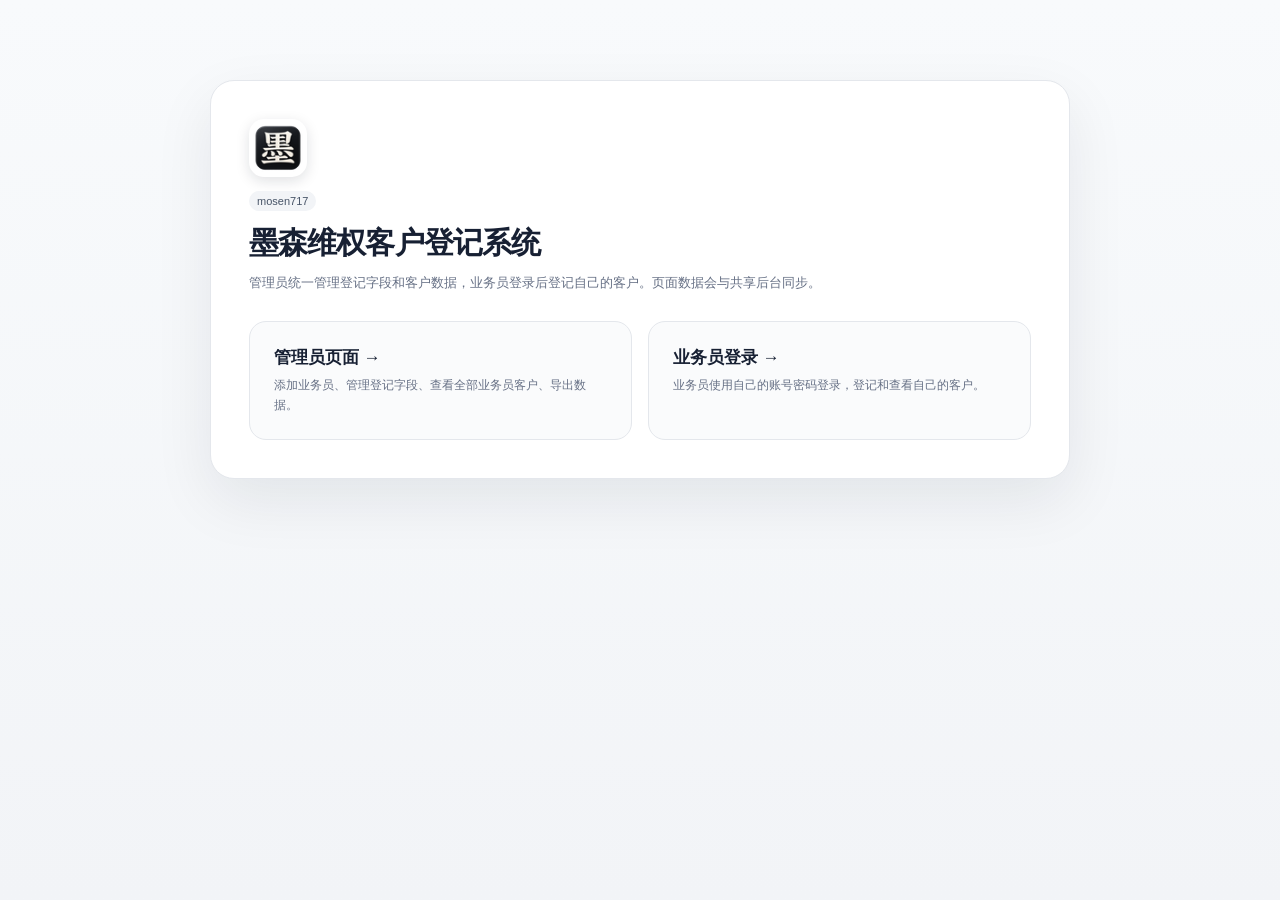
<file: index.html>
<!doctype html><html lang="zh-CN"><head><meta charset="utf-8"><meta name="viewport" content="width=device-width,initial-scale=1"><title>墨森维权客户登记系统</title><link rel="icon" type="image/svg+xml" href="./mosen-logo.svg?v=20260926-18"><link rel="stylesheet" href="./style.css?v=20260926-18"></head><body>
<div class="hero"><div class="hero-card"><img class="login-brand-logo" src="./mosen-logo.svg?v=20260926-18" alt="墨森"><div class="pill">mosen717</div><h1 style="margin-top:12px">墨森维权客户登记系统</h1><div class="muted">管理员统一管理登记字段和客户数据，业务员登录后登记自己的客户。页面数据会与共享后台同步。</div><div class="entry-grid"><a class="entry" href="./admin.html"><div class="title">管理员页面 →</div><div class="desc">添加业务员、管理登记字段、查看全部业务员客户、导出数据。</div></a><a class="entry" href="./login.html"><div class="title">业务员登录 →</div><div class="desc">业务员使用自己的账号密码登录，登记和查看自己的客户。</div></a></div></div></div>
</body></html>
</file>
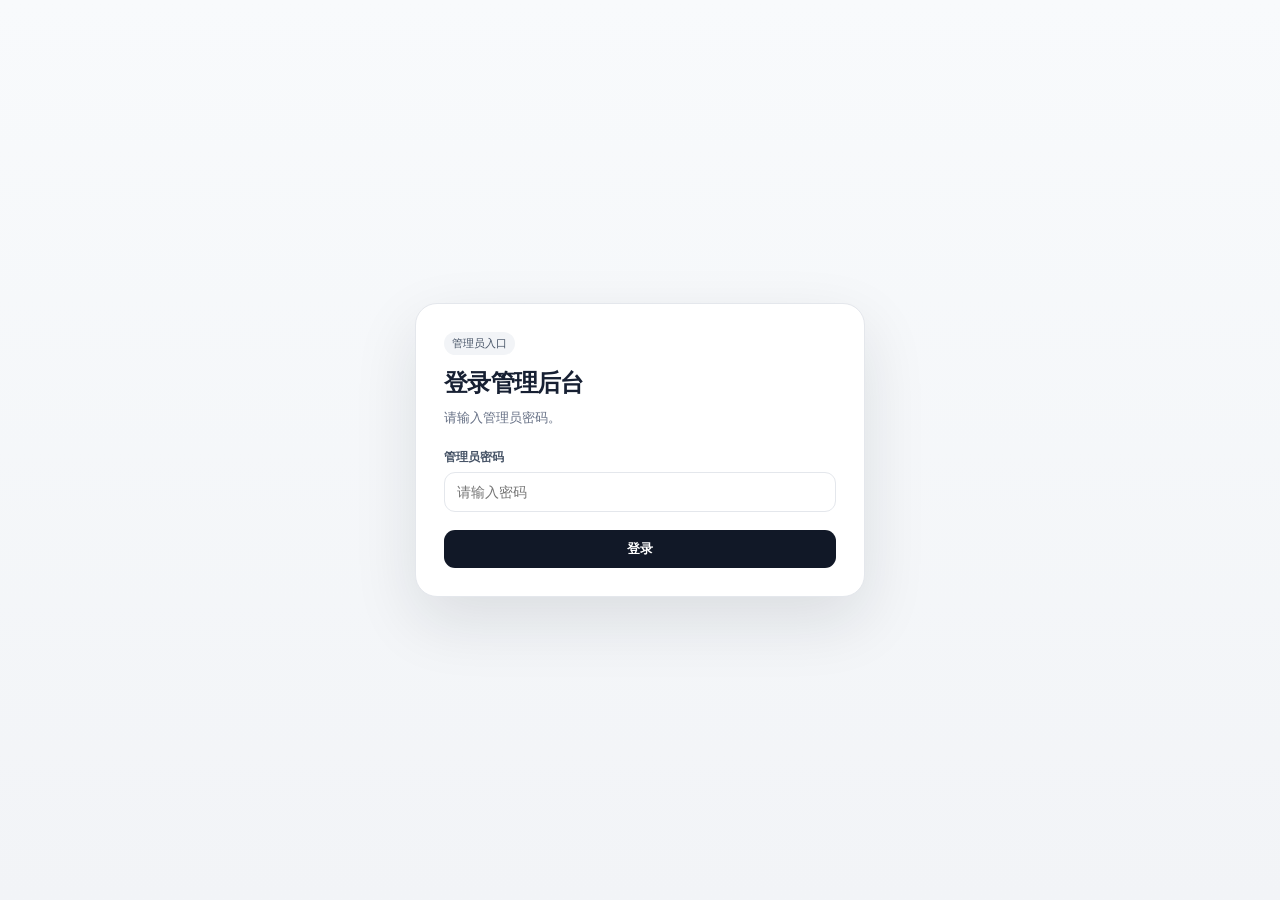
<file: admin.html>
<!doctype html><html lang="zh-CN"><head><meta charset="utf-8"><meta name="viewport" content="width=device-width,initial-scale=1"><title>墨森维权客户登记系统 · 管理员</title><link rel="icon" type="image/svg+xml" href="./mosen-logo.svg?v=20260926-18"><link rel="stylesheet" href="./style.css?v=20260927-36"></head><body>
<div id="loginView" class="login-wrap"><div class="login-box"><div class="pill">管理员入口</div><h1 style="margin-top:12px">登录管理后台</h1><div class="muted">请输入管理员密码。</div><div class="field" style="margin-top:20px"><label>管理员密码</label><input id="adminPassword" type="password" autocomplete="current-password" placeholder="请输入密码"></div><button id="adminLogin" class="btn primary" style="width:100%;margin-top:18px">登录</button><div id="loginNote" class="notice" hidden></div></div></div>

<div id="appView" hidden>
  <div class="topbar">
    <div class="brand-lockup"><img class="brand-logo" src="./mosen-logo.svg?v=20260926-18" alt="墨森"><div><div class="brand">墨森维权客户登记系统 · 管理员</div><div class="subbrand">客户与业务员管理</div></div></div>
    <div class="row"><a href="./login.html" class="btn soft hide-mobile">业务员入口</a><button id="logoutBtn" class="btn soft">退出</button></div>
  </div>

  <div class="shell admin-shell">
    <aside class="admin-sidebar">
      <div class="sidebar-card">
        <div class="sidebar-section-title">客户视图</div>
        <button class="sidebar-item active" data-view="all">
          <span class="sidebar-icon">▦</span><span class="sidebar-text">全部客户</span><span id="allCustomerCount" class="sidebar-count">0</span>
        </button>
        <button class="sidebar-item" data-view="archive">
          <span class="sidebar-icon">▣</span><span class="sidebar-text">归档客户</span><span id="archivedCustomerCount" class="sidebar-count">0</span>
        </button>
        <div id="repCustomerNav" class="rep-customer-nav"></div>
        <div class="sidebar-divider"></div>
        <div class="sidebar-section-title">管理</div>
        <button class="sidebar-item" data-view="reps"><span class="sidebar-icon">◎</span><span class="sidebar-text">业务员管理</span></button>
        <button class="sidebar-item" data-view="fields"><span class="sidebar-icon">≡</span><span class="sidebar-text">登记字段</span><span id="sidebarFieldCount" class="sidebar-count">0</span></button>
        <button class="sidebar-item" data-view="progress"><span class="sidebar-icon">✓</span><span class="sidebar-text">客户进度</span><span id="sidebarProgressCount" class="sidebar-count">0</span></button>
        <button class="sidebar-item" data-view="logs"><span class="sidebar-icon">◷</span><span class="sidebar-text">日志</span><span id="sidebarLogCount" class="sidebar-count">0</span></button>
        <button class="sidebar-item" data-view="backup"><span class="sidebar-icon">⇅</span><span class="sidebar-text">备份恢复</span></button>
      </div>
    </aside>

    <main class="admin-main">
      <div class="stats">
        <div class="stat"><div id="totalCustomers" class="n">0</div><div class="l">正常客户</div></div>
        <div class="stat"><div id="archivedCustomersStat" class="n">0</div><div class="l">归档客户</div></div>
        <div class="stat"><div id="salesCount" class="n">0</div><div class="l">业务员用户名</div></div>
        <div class="stat"><div id="activeFields" class="n">0</div><div class="l">启用登记项目</div></div>
      </div>

      <section id="view-customers" class="admin-view">
        <div class="card">
          <div class="row customer-toolbar">
            <div>
              <h2 id="customerViewTitle" style="margin:0">全部客户</h2>
              <div id="customerViewDesc" class="small">显示所有业务员登记的正常客户。</div>
            </div>
            <div class="spacer"></div>
            <input id="customerSearch" class="search" placeholder="全局搜索姓名 / 电话 / 邮箱 / 钱包等…">
            <button id="toggleAdminFilters" class="btn soft" type="button">筛选</button>
            <button id="exportBtn" class="btn soft">导出 CSV</button>
            <button id="refreshCustomers" class="btn soft">刷新</button>
          </div>
          <div id="adminFilters" class="customer-filter-panel" hidden>
            <div class="field"><label>业务员</label><select id="adminRepFilter"><option value="">全部业务员</option></select></div>
            <div class="field"><label>重点客户</label><select id="adminStarFilter"><option value="">全部</option><option value="1">只看星标</option><option value="0">只看未星标</option></select></div>
            <div class="field"><label>客户进度</label><select id="adminProgressFilter"><option value="">全部进度</option></select></div>
            <div class="field"><label>国家/地区包含</label><input id="adminCountryFilter" placeholder="例如 德国 / 美国"></div>
            <button id="clearAdminFilters" class="btn soft" type="button">清除筛选</button>
          </div>
          <div id="customerList" style="margin-top:16px"></div>
        </div>
      </section>

      <section id="view-reps" class="admin-view" hidden>
        <div class="card">
          <div class="section-title"><div class="dot"></div><h2>业务员管理</h2><div class="spacer"></div><span class="pill">用户名登录 · 无需密码</span></div>
          <div class="grid3">
            <div class="field"><label>业务员用户名</label><input id="repUsername" placeholder="例如 zhangsan"></div>
            <div class="field"><label>显示名称（可选）</label><input id="repDisplayName" placeholder="例如 张三"></div>
          </div>
          <div class="row" style="margin-top:14px"><button id="createRep" class="btn primary">创建业务员用户名</button><button id="refreshReps" class="btn soft">刷新列表</button></div>
          <div id="repNote" class="notice" hidden></div>
          <div id="repList" style="margin-top:16px"></div>
        </div>
      </section>

      <section id="view-fields" class="admin-view" hidden>
        <div class="card">
          <div class="section-title"><div class="dot"></div><h2>登记字段管理</h2><div class="spacer"></div><span class="pill">拖拽排序 · 业务员自动同步</span></div>
          <div class="grid3">
            <div class="field"><label>字段名称</label><input id="fieldLabel" placeholder="例如 客户生日"></div>
            <div class="field"><label>字段类型</label><select id="fieldType"><option value="text">文本</option><option value="number">数字</option><option value="date">日期时间（24小时制）</option><option value="datetime">日期时间（24小时制）</option><option value="email">邮箱</option><option value="tel">电话</option><option value="textarea">长文本</option><option value="select">下拉选项</option></select></div>
            <div class="field"><label>下拉选项（逗号分隔）</label><input id="fieldOptions" placeholder="例如 高,中,低"></div>
            <div class="field"><label>是否必填</label><select id="fieldRequired"><option value="false">非必填</option><option value="true">必填</option></select></div>
          </div>
          <div class="row field-group-actions" style="margin-top:14px;flex-wrap:wrap">
            <button id="addField" class="btn primary">添加登记项目</button>
            <button id="setFieldGroup" class="btn soft" type="button">设置分栏</button>
            <button id="removeFieldGroup" class="btn soft" type="button">移出分栏</button>
            <span id="fieldSelectionCount" class="small">未选择字段</span>
          </div>
          <div id="fieldNote" class="notice" hidden></div>
          <div id="fieldList" style="margin-top:16px"></div>
        </div>
      </section>

      <section id="view-progress" class="admin-view" hidden>
        <div class="card">
          <div class="section-title"><div class="dot"></div><h2>客户进度管理</h2><div class="spacer"></div><span class="pill">拖拽排序 · 业务员自动同步</span></div>
          <div class="row">
            <div class="field" style="min-width:300px;flex:1"><label>新增进度名称</label><input id="progressLabel" placeholder="例如 已联系 / 跟进中 / 已成交"></div>
            <button id="addProgress" class="btn primary" style="align-self:flex-end">添加进度</button>
          </div>
          <div id="progressNote" class="notice" hidden></div>
          <div id="progressList" style="margin-top:16px"></div>
        </div>
      </section>
      <section id="view-logs" class="admin-view" hidden>
        <div class="card">
          <div class="row">
            <div><h2 style="margin:0">业务员操作日志</h2><div class="small">默认显示今天。新增登记字段或客户进度后，日志会自动按当时的名称记录。</div></div>
            <div class="spacer"></div>
            <input id="logDate" type="date" class="search" style="min-width:160px">
            <input id="logSearch" class="search" placeholder="搜索业务员 / 客户 / 操作…">
            <button id="refreshLogs" class="btn soft">刷新</button>
          </div>
          <div id="logList" style="margin-top:16px"></div>
        </div>
      </section>

      <section id="view-backup" class="admin-view" hidden>
        <div class="card">
          <div class="section-title"><div class="dot"></div><h2>业务数据备份 / 恢复</h2><div class="spacer"></div><span class="pill">只备份客户与业务数据</span></div>
          <div class="backup-intro">业务数据备份包含：全部业务员、登记字段设置、客户进度设置、全部客户资料与业务员归属、客户已完成进度、归档/星标状态、操作日志、全部话术，以及客户对应的话术进度。不会备份 GitHub 仓库或系统代码。</div>
          <div class="backup-actions">
            <button id="exportBackup" class="btn primary">导出业务数据备份</button>
            <button id="importBackup" class="btn soft">导入业务数据备份并恢复</button>
            <input id="backupFile" type="file" accept=".json,application/json" hidden>
          </div>
          <div class="notice warn" style="margin-top:16px">恢复前会自动下载当前业务数据安全备份；恢复只替换业务数据，不修改 GitHub 仓库、网页代码或系统功能。</div>
          <div id="backupNote" class="notice" hidden></div>
        </div>
      </section>
    </main>
  </div>
</div>

<div id="customerModal" class="modal" hidden>
  <div class="modal-card customer-edit-modal-card">
    <div class="row customer-edit-modal-header"><h2 style="margin:0">编辑客户</h2><div class="spacer"></div><button id="closeCustomerModal" class="btn soft">关闭</button></div>
    <div class="field" style="margin-top:18px"><label>所属业务员</label><select id="editRep"></select></div>
    <form id="customerEditForm">
      <div id="customerEditFields" class="grid" style="margin-top:18px"></div>
      <div class="progress-editor progress-editor-prominent admin-progress-editor">
        <div class="section-title" style="margin:0 0 10px"><div class="dot"></div><h3 style="margin:0">客户进度</h3><div class="spacer"></div><strong id="adminEditProgressPercent" class="edit-progress-percent">0%</strong></div>
        <div class="percent-progress edit-percent-bar"><span id="adminEditProgressBar" style="width:0%"></span></div>
        <div class="small" style="margin:8px 0 12px">管理员也可以直接勾选或取消客户进度。</div>
        <div id="adminProgressChecklist" class="progress-checklist"></div>
      </div>
      <div class="row customer-edit-save-bar"><button class="btn primary" type="submit">保存修改</button><button id="cancelCustomerEdit" class="btn soft" type="button">取消</button></div>
    </form>
    <div id="customerEditNote" class="notice" hidden></div>
  </div>
</div>


<div id="fieldTypeModal" class="modal" hidden>
  <div class="modal-card" style="max-width:520px">
    <div class="row"><h2 style="margin:0">编辑字段</h2><div class="spacer"></div><button id="closeFieldTypeModal" class="btn soft" type="button">关闭</button></div>
    <div class="field" style="margin-top:18px">
      <label>字段名称</label>
      <input id="fieldTypeFieldName" placeholder="请输入字段名称">
    </div>
    <div class="field" style="margin-top:14px">
      <label>字段类型</label>
      <select id="changeFieldType">
        <option value="text">文本</option>
        <option value="number">数字</option>
        <option value="date">日期时间（24小时制）</option>
        <option value="datetime">日期时间（24小时制）</option>
        <option value="email">邮箱</option>
        <option value="tel">电话</option>
        <option value="textarea">长文本</option>
        <option value="select">下拉选项</option>
      </select>
    </div>
    <div id="changeFieldOptionsWrap" class="field" style="margin-top:14px" hidden>
      <label>下拉选项（逗号分隔）</label>
      <input id="changeFieldOptions" placeholder="例如 高,中,低">
    </div>
    <div class="row" style="margin-top:18px">
      <button id="saveFieldType" class="btn primary" type="button">保存修改</button>
      <button id="cancelFieldType" class="btn soft" type="button">取消</button>
    </div>
    <div id="fieldTypeNote" class="notice" hidden></div>
  </div>
</div>

<div id="fieldGroupModal" class="modal" hidden>
  <div class="modal-card" style="max-width:520px">
    <div class="row"><h2 style="margin:0">设置字段分栏</h2><div class="spacer"></div><button id="closeFieldGroupModal" class="btn soft" type="button">关闭</button></div>
    <div class="small" style="margin-top:10px">把已勾选的登记字段归到同一个栏里。业务员登记、编辑和客户预览都会按这个栏单独显示。</div>
    <div class="field" style="margin-top:16px">
      <label>分栏名称</label>
      <input id="fieldGroupName" placeholder="例如 基本信息 / 资金信息 / 钱包信息">
    </div>
    <div class="row" style="margin-top:18px">
      <button id="saveFieldGroup" class="btn primary" type="button">保存分栏</button>
      <button id="cancelFieldGroup" class="btn soft" type="button">取消</button>
    </div>
    <div id="fieldGroupNote" class="notice" hidden></div>
  </div>
</div>

<script type="module">
import { base44, esc, showMessage, buildFieldControl, buildGroupedFieldControls, initDateTimeControls, formatDate, downloadCsv, uiAlert, uiConfirm, uiPrompt } from './base44.js?v=20260927-33';
const ADMIN_HASH='78fd5f1e5a3f6eef05ab8d692942fd0ff4a8f4cc0e6087026626006a7fae452d';
let reps=[],fields=[],customers=[],progressStages=[],editingCustomerId=null,draggedFieldId=null,dragSaving=false,draggedProgressId=null,progressDragSaving=false,editingFieldTypeId=null;
let currentView='all',currentRepFilter='';
const CUSTOMER_PAGE_SIZE=50;
let customerPage=1,customerHasNext=false,totalCustomerCount=0,totalArchivedCount=0,customerCountByRep={},archivedCountByRep={},customerCountTimer=null,globalCustomerRows=null,searchTimer=null,adminEditorBaseline='',adminDraftTimer=null;
let adminCustomerFormSaving=false;

const loginView=document.getElementById('loginView'),appView=document.getElementById('appView'),loginNote=document.getElementById('loginNote');
const customerModal=document.getElementById('customerModal'),customerEditForm=document.getElementById('customerEditForm'),customerEditNote=document.getElementById('customerEditNote');

function unwrap(v){return Array.isArray(v)?v:(v?.items||[])}
async function sha256(v){const b=new TextEncoder().encode(v);const h=await crypto.subtle.digest('SHA-256',b);return [...new Uint8Array(h)].map(x=>x.toString(16).padStart(2,'0')).join('')}

function showAdminView(view,repUsername=''){
  currentView=view;currentRepFilter=repUsername||'';
  document.querySelectorAll('.admin-view').forEach(x=>x.hidden=true);
  document.querySelectorAll('.sidebar-item').forEach(x=>x.classList.remove('active'));

  if(view==='all'||view==='rep'||view==='archive'){
    document.getElementById('view-customers').hidden=false;
    if(view==='all'){
      document.querySelector('.sidebar-item[data-view="all"]').classList.add('active');
      document.getElementById('customerViewTitle').textContent='全部客户';
      document.getElementById('customerViewDesc').textContent='显示所有业务员登记的正常客户。';
    }else if(view==='archive'){
      document.querySelector('.sidebar-item[data-view="archive"]').classList.add('active');
      document.getElementById('customerViewTitle').textContent='归档客户';
      document.getElementById('customerViewDesc').textContent='归档客户资料不会删除，可以预览、复制、恢复或由管理员永久删除。';
    }else{
      const rep=reps.find(r=>String(r.username||'')===String(repUsername));
      const btn=[...document.querySelectorAll('.sidebar-item[data-rep]')].find(x=>x.dataset.rep===repUsername);
      if(btn)btn.classList.add('active');
      const name=rep?.display_name||rep?.username||repUsername;
      document.getElementById('customerViewTitle').textContent=name+' 的客户';
      document.getElementById('customerViewDesc').textContent='只显示业务员 '+repUsername+' 登记的客户。';
    }
    customerPage=1;loadCustomers({resetPage:true});return;
  }
  if(view==='reps'){document.getElementById('view-reps').hidden=false;document.querySelector('.sidebar-item[data-view="reps"]').classList.add('active')}
  if(view==='fields'){document.getElementById('view-fields').hidden=false;document.querySelector('.sidebar-item[data-view="fields"]').classList.add('active')}
  if(view==='progress'){document.getElementById('view-progress').hidden=false;document.querySelector('.sidebar-item[data-view="progress"]').classList.add('active')}
  if(view==='logs'){document.getElementById('view-logs').hidden=false;document.querySelector('.sidebar-item[data-view="logs"]').classList.add('active');loadLogs()}
  if(view==='backup'){document.getElementById('view-backup').hidden=false;document.querySelector('.sidebar-item[data-view="backup"]').classList.add('active')}
}
document.querySelector('.sidebar-item[data-view="all"]').onclick=()=>showAdminView('all');
document.querySelector('.sidebar-item[data-view="archive"]').onclick=()=>showAdminView('archive');
document.querySelector('.sidebar-item[data-view="reps"]').onclick=()=>showAdminView('reps');
document.querySelector('.sidebar-item[data-view="fields"]').onclick=()=>showAdminView('fields');
document.querySelector('.sidebar-item[data-view="progress"]').onclick=()=>showAdminView('progress');
document.querySelector('.sidebar-item[data-view="logs"]').onclick=()=>showAdminView('logs');
document.querySelector('.sidebar-item[data-view="backup"]').onclick=()=>showAdminView('backup');

async function enter(){
  loginView.hidden=true;appView.hidden=false;
  document.getElementById('logDate').value=new Date().toISOString().slice(0,10);
  await Promise.all([loadReps(),loadFields(),loadProgress(),loadLogs(),refreshCustomerCounts()]);
  showAdminView('all');
  try{
    base44.entities.SalesRep.subscribe(()=>loadReps());
    base44.entities.FormField.subscribe(()=>{if(!dragSaving){loadFields();loadCustomers()}});
    base44.entities.ProgressStage.subscribe(()=>{if(!progressDragSaving){loadProgress();loadCustomers()}});
    base44.entities.Customer.subscribe(()=>{loadCustomers();scheduleCustomerCountRefresh()});
    base44.entities.ActivityLog.subscribe(()=>loadLogs());
  }catch(_){}
}
document.getElementById('adminLogin').onclick=async()=>{
  const p=document.getElementById('adminPassword').value;
  if(!p){showMessage(loginNote,'请输入管理员密码。','err');return}
  if(await sha256(p)!==ADMIN_HASH){showMessage(loginNote,'管理员密码错误。','err');return}
  localStorage.setItem('m717_admin','1');await enter()
};

async function loadReps(){
  try{
    reps=unwrap(await base44.entities.SalesRep.list({sort:'-created_date',limit:500}));
    document.getElementById('salesCount').textContent=reps.length;
    const rf=document.getElementById('adminRepFilter');if(rf)rf.innerHTML='<option value="">全部业务员</option>'+reps.map(r=>'<option value="'+esc(r.username)+'">'+esc(r.display_name||r.username)+'</option>').join('');
    renderReps();renderSidebar();
  }catch(err){document.getElementById('repList').innerHTML='<div class="notice err">读取业务员失败：'+esc(err?.message||String(err))+'</div>'}
}
function renderSidebar(){
  const nav=document.getElementById('repCustomerNav');
  nav.innerHTML=reps.map(r=>{
    const count=customerCountByRep[String(r.username||'')]||0, archived=archivedCountByRep[String(r.username||'')]||0;
    const label=r.display_name||r.username||'未命名';
    return '<button class="sidebar-item" data-view="rep" data-rep="'+esc(r.username||'')+'"><span class="sidebar-avatar">'+esc(String(label).slice(0,1).toUpperCase())+'</span><span class="sidebar-text"><b>'+esc(label)+'</b><small>'+esc(r.username||'')+' · 归档 '+archived+'</small></span><span class="sidebar-count">'+count+'</span></button>';
  }).join('');
  nav.querySelectorAll('.sidebar-item[data-rep]').forEach(btn=>btn.onclick=()=>showAdminView('rep',btn.dataset.rep));
}
function renderReps(){
  const box=document.getElementById('repList');
  if(!reps.length){box.innerHTML='<div class="empty">还没有业务员用户名</div>';return}
  box.innerHTML='<div class="table-wrap"><table><thead><tr><th>用户名</th><th>显示名称</th><th>客户数</th><th>创建时间</th><th>操作</th></tr></thead><tbody>'+reps.map(r=>{
    const count=customerCountByRep[String(r.username||'')]||0;
    return '<tr><td><b>'+esc(r.username||'')+'</b></td><td>'+esc(r.display_name||'')+'</td><td>'+count+'</td><td>'+esc(formatDate(r.created_date))+'</td><td><button class="btn danger delrep" data-id="'+r.id+'">删除</button></td></tr>';
  }).join('')+'</tbody></table></div>';
  box.querySelectorAll('.delrep').forEach(b=>b.onclick=async()=>{if(!await uiConfirm('删除后这个业务员将无法继续登录。',{title:'删除业务员',confirmText:'确认删除',danger:true}))return;await base44.entities.SalesRep.delete(b.dataset.id);await loadReps()})
}
document.getElementById('createRep').onclick=async()=>{
  const username=document.getElementById('repUsername').value.trim(),display_name=document.getElementById('repDisplayName').value.trim(),note=document.getElementById('repNote');
  if(!username){showMessage(note,'请输入业务员用户名。','err');return}
  try{
    const current=unwrap(await base44.entities.SalesRep.list({sort:'-created_date',limit:500}));
    if(current.some(r=>String(r.username||'').toLowerCase()===username.toLowerCase())){showMessage(note,'这个用户名已经存在。','err');return}
    await base44.entities.SalesRep.create({username,display_name});showMessage(note,'业务员用户名已创建：'+username,'ok');
    document.getElementById('repUsername').value='';document.getElementById('repDisplayName').value='';await loadReps()
  }catch(err){showMessage(note,'创建失败：'+(err?.message||String(err)),'err')}
};

async function loadFields(){
  try{
    fields=unwrap(await base44.entities.FormField.list({sort:'order',limit:500})).sort((a,b)=>(a.order||0)-(b.order||0));
    const activeCount=fields.filter(f=>f.active!==false).length;
    document.getElementById('activeFields').textContent=activeCount;document.getElementById('sidebarFieldCount').textContent=activeCount;
    renderFields();
  }catch(err){document.getElementById('fieldList').innerHTML='<div class="notice err">读取登记字段失败：'+esc(err?.message||String(err))+'</div>'}
}
function waitMs(ms){return new Promise(resolve=>setTimeout(resolve,ms))}
async function retryRateLimited(fn,attempts=4){
  let lastErr;
  for(let i=0;i<attempts;i++){
    try{return await fn()}catch(err){
      lastErr=err;
      const msg=String(err?.message||err||'').toLowerCase();
      if(!msg.includes('rate limit')&&!msg.includes('429'))throw err;
      if(i<attempts-1)await waitMs(500*(i+1));
    }
  }
  throw lastErr;
}
function newOrderForMovedItem(items,index){
  if(items.length<=1)return 1000;
  const prev=index>0?Number(items[index-1]?.order):null;
  const next=index<items.length-1?Number(items[index+1]?.order):null;
  if(index===0)return Number.isFinite(next)?next-1:0;
  if(index===items.length-1)return Number.isFinite(prev)?prev+1:index+1;
  if(Number.isFinite(prev)&&Number.isFinite(next))return (prev+next)/2;
  return index+1;
}
function fieldTypeLabel(type){
  return ({text:'文本',number:'数字',date:'日期时间（24小时制）',datetime:'日期时间（24小时制）',email:'邮箱',tel:'电话',textarea:'长文本',select:'下拉选项'})[type]||type||'文本';
}
function selectedFieldIds(){
  return [...document.querySelectorAll('#fieldList .field-select-checkbox:checked')].map(x=>x.value);
}
function updateFieldSelectionCount(){
  const ids=selectedFieldIds(),el=document.getElementById('fieldSelectionCount');
  el.textContent=ids.length?('已选择 '+ids.length+' 个字段'):'未选择字段';
}
function renderFields(){
  const box=document.getElementById('fieldList');
  if(!fields.length){box.innerHTML='<div class="empty">暂无登记项目</div>';updateFieldSelectionCount();return}
  box.innerHTML='<div class="field-sort-list">'+fields.map((f,i)=>'<div class="field-sort-row" draggable="true" data-id="'+f.id+'"><label class="field-select-wrap" title="选择字段"><input class="field-select-checkbox" type="checkbox" value="'+f.id+'"><span></span></label><div class="drag-handle">☰</div><div class="field-sort-name"><b>'+esc(f.label)+'</b><span>'+esc(fieldTypeLabel(f.field_type))+(f.required?' · 必填':'')+(f.group_name?' · <em class="field-group-badge">分栏：'+esc(f.group_name)+'</em>':'')+'</span></div><div class="field-sort-order">第 '+(i+1)+' 项</div><div class="row"><button class="btn soft change-type" data-id="'+f.id+'">编辑字段</button><button class="btn soft toggle" data-id="'+f.id+'" data-active="'+(f.active!==false)+'">'+(f.active===false?'启用':'停用')+'</button><button class="btn danger remove" data-id="'+f.id+'">删除</button></div></div>').join('')+'</div>';
  box.querySelectorAll('.field-select-checkbox').forEach(cb=>{cb.onclick=e=>e.stopPropagation();cb.onchange=updateFieldSelectionCount});
  box.querySelectorAll('.change-type').forEach(b=>b.onclick=e=>{e.stopPropagation();openFieldTypeModal(b.dataset.id)});
  box.querySelectorAll('.toggle').forEach(b=>b.onclick=async e=>{e.stopPropagation();await base44.entities.FormField.update(b.dataset.id,{active:b.dataset.active!=='true'});await loadFields()});
  box.querySelectorAll('.remove').forEach(b=>b.onclick=async e=>{e.stopPropagation();if(!await uiConfirm('删除后该登记字段将不再显示，请确认是否继续。',{title:'删除登记字段',confirmText:'确认删除',danger:true}))return;await base44.entities.FormField.delete(b.dataset.id);await loadFields()});
  box.querySelectorAll('.field-sort-row').forEach(row=>{
    row.ondragstart=e=>{if(e.target.closest('.field-select-wrap')){e.preventDefault();return}draggedFieldId=row.dataset.id;row.classList.add('dragging');e.dataTransfer.effectAllowed='move'};
    row.ondragend=()=>{row.classList.remove('dragging');draggedFieldId=null};
    row.ondragover=e=>e.preventDefault();
    row.ondrop=async e=>{e.preventDefault();if(!draggedFieldId||draggedFieldId===row.dataset.id)return;const movedId=draggedFieldId,from=fields.findIndex(x=>x.id===movedId),to=fields.findIndex(x=>x.id===row.dataset.id);if(from<0||to<0)return;const next=[...fields],m=next.splice(from,1)[0];next.splice(to,0,m);fields=next;const newOrder=newOrderForMovedItem(fields,to);m.order=newOrder;renderFields();await saveFieldOrder(movedId,newOrder)}
  });
  updateFieldSelectionCount();
}
function openFieldTypeModal(id){
  const field=fields.find(x=>String(x.id)===String(id));if(!field)return;
  editingFieldTypeId=field.id;
  document.getElementById('fieldTypeFieldName').value=field.label||'';
  document.getElementById('changeFieldType').value=field.field_type||'text';
  document.getElementById('changeFieldOptions').value=field.options||'';
  document.getElementById('changeFieldOptionsWrap').hidden=(field.field_type!=='select');
  document.getElementById('fieldTypeNote').hidden=true;
  document.getElementById('fieldTypeModal').hidden=false;
}
function closeFieldTypeModal(){
  editingFieldTypeId=null;
  document.getElementById('fieldTypeModal').hidden=true;
}
document.getElementById('changeFieldType').onchange=e=>{
  document.getElementById('changeFieldOptionsWrap').hidden=(e.target.value!=='select');
};
document.getElementById('closeFieldTypeModal').onclick=closeFieldTypeModal;
document.getElementById('cancelFieldType').onclick=closeFieldTypeModal;
document.getElementById('fieldTypeModal').onclick=e=>{if(e.target.id==='fieldTypeModal')closeFieldTypeModal()};
document.getElementById('saveFieldType').onclick=async()=>{
  const note=document.getElementById('fieldTypeNote'),label=document.getElementById('fieldTypeFieldName').value.trim(),type=document.getElementById('changeFieldType').value,options=document.getElementById('changeFieldOptions').value.trim();
  if(!editingFieldTypeId)return;
  if(!label){showMessage(note,'字段名称不能为空。','err');return}
  if(type==='select'&&!options){showMessage(note,'下拉选项不能为空。','err');return}
  try{
    await base44.entities.FormField.update(editingFieldTypeId,{label,field_type:type,options:type==='select'?options:''});
    showMessage(note,'字段名称和类型已更新。','ok');
    await loadFields();
    setTimeout(closeFieldTypeModal,250);
  }catch(err){showMessage(note,'修改失败：'+(err?.message||String(err)),'err')}
};
function closeFieldGroupModal(){
  document.getElementById('fieldGroupModal').hidden=true;
  document.getElementById('fieldGroupNote').hidden=true;
}
document.getElementById('setFieldGroup').onclick=()=>{
  const ids=selectedFieldIds(),note=document.getElementById('fieldNote');
  if(!ids.length){showMessage(note,'请先勾选要放进同一栏的登记字段。','err');return}
  const chosen=fields.filter(f=>ids.includes(String(f.id)));
  const groups=[...new Set(chosen.map(f=>String(f.group_name||'').trim()).filter(Boolean))];
  document.getElementById('fieldGroupName').value=groups.length===1?groups[0]:'';
  document.getElementById('fieldGroupModal').hidden=false;
  document.getElementById('fieldGroupNote').hidden=true;
};
document.getElementById('closeFieldGroupModal').onclick=closeFieldGroupModal;
document.getElementById('cancelFieldGroup').onclick=closeFieldGroupModal;
document.getElementById('fieldGroupModal').onclick=e=>{if(e.target.id==='fieldGroupModal')closeFieldGroupModal()};
document.getElementById('saveFieldGroup').onclick=async()=>{
  const ids=selectedFieldIds(),name=document.getElementById('fieldGroupName').value.trim(),note=document.getElementById('fieldGroupNote');
  if(!ids.length){showMessage(note,'没有选择字段。','err');return}
  if(!name){showMessage(note,'请输入分栏名称。','err');return}
  try{
    for(const id of ids){await retryRateLimited(()=>base44.entities.FormField.update(id,{group_name:name}));await waitMs(90)}
    showMessage(note,'分栏已保存。','ok');await loadFields();setTimeout(closeFieldGroupModal,250);
  }catch(err){showMessage(note,'保存分栏失败：'+(err?.message||String(err)),'err')}
};
document.getElementById('removeFieldGroup').onclick=async()=>{
  const ids=selectedFieldIds(),note=document.getElementById('fieldNote');
  if(!ids.length){showMessage(note,'请先勾选要移出分栏的字段。','err');return}
  try{
    for(const id of ids){await retryRateLimited(()=>base44.entities.FormField.update(id,{group_name:''}));await waitMs(90)}
    showMessage(note,'所选字段已移出分栏。','ok');await loadFields();
  }catch(err){showMessage(note,'移出分栏失败：'+(err?.message||String(err)),'err')}
};

async function saveFieldOrder(movedId,newOrder){
  const note=document.getElementById('fieldNote');dragSaving=true;
  try{
    await retryRateLimited(()=>base44.entities.FormField.update(movedId,{order:newOrder}));
    showMessage(note,'排序已保存。','ok');
  }catch(err){
    showMessage(note,'保存排序失败：'+(err?.message||String(err)),'err');
    await waitMs(800);
    await loadFields();
  }finally{dragSaving=false}
}
document.getElementById('addField').onclick=async()=>{
  const label=document.getElementById('fieldLabel').value.trim(),type=document.getElementById('fieldType').value,options=document.getElementById('fieldOptions').value.trim(),required=document.getElementById('fieldRequired').value==='true',note=document.getElementById('fieldNote');
  if(!label){showMessage(note,'请输入字段名称。','err');return}
  try{
    const nextOrder=fields.length?Math.max(...fields.map(f=>Number(f.order)||0))+1:1;
    await base44.entities.FormField.create({label,field_key:'f_'+Date.now(),field_type:type,options,required,order:nextOrder,active:true});
    showMessage(note,'字段已添加。','ok');document.getElementById('fieldLabel').value='';document.getElementById('fieldOptions').value='';await loadFields()
  }catch(err){showMessage(note,'添加失败：'+(err?.message||'未知错误'),'err')}
};

async function loadProgress(){
  try{
    progressStages=unwrap(await base44.entities.ProgressStage.list({sort:'order',limit:500})).filter(x=>x.active!==false).sort((a,b)=>(a.order||0)-(b.order||0));
    document.getElementById('sidebarProgressCount').textContent=progressStages.length;const pf=document.getElementById('adminProgressFilter');if(pf)pf.innerHTML='<option value="">全部进度</option>'+progressStages.map(p=>'<option value="'+esc(p.id)+'">'+esc(p.label)+'</option>').join('');renderProgress();
  }catch(err){document.getElementById('progressList').innerHTML='<div class="notice err">读取客户进度失败：'+esc(err?.message||String(err))+'</div>'}
}
function renderProgress(){
  const box=document.getElementById('progressList');
  if(!progressStages.length){box.innerHTML='<div class="empty">还没有客户进度，先添加一个。</div>';return}
  box.innerHTML='<div class="field-sort-list">'+progressStages.map((p,i)=>'<div class="field-sort-row progress-sort-row" draggable="true" data-id="'+p.id+'"><div class="drag-handle">☰</div><div class="field-sort-name"><input class="progress-name-input" data-id="'+p.id+'" value="'+esc(p.label)+'"><span>第 '+(i+1)+' 步</span></div><div class="field-sort-order">'+(i+1)+'</div><div class="row"><button class="btn soft save-progress" data-id="'+p.id+'">保存名称</button><button class="btn danger delete-progress" data-id="'+p.id+'">删除</button></div></div>').join('')+'</div>';
  box.querySelectorAll('.save-progress').forEach(b=>b.onclick=async()=>{const input=box.querySelector('.progress-name-input[data-id="'+b.dataset.id+'"]');const label=input.value.trim();if(!label)return;await base44.entities.ProgressStage.update(b.dataset.id,{label});await loadProgress()});
  box.querySelectorAll('.delete-progress').forEach(b=>b.onclick=async()=>{if(!await uiConfirm('已有客户的历史勾选不会再显示这个步骤。',{title:'删除客户进度',confirmText:'确认删除',danger:true}))return;await base44.entities.ProgressStage.delete(b.dataset.id);await loadProgress()});
  box.querySelectorAll('.progress-sort-row').forEach(row=>{
    row.ondragstart=e=>{draggedProgressId=row.dataset.id;row.classList.add('dragging');e.dataTransfer.effectAllowed='move'};
    row.ondragend=()=>{row.classList.remove('dragging');draggedProgressId=null};
    row.ondragover=e=>e.preventDefault();
    row.ondrop=async e=>{e.preventDefault();if(!draggedProgressId||draggedProgressId===row.dataset.id)return;const movedId=draggedProgressId,from=progressStages.findIndex(x=>x.id===movedId),to=progressStages.findIndex(x=>x.id===row.dataset.id);if(from<0||to<0)return;const next=[...progressStages],m=next.splice(from,1)[0];next.splice(to,0,m);progressStages=next;const newOrder=newOrderForMovedItem(progressStages,to);m.order=newOrder;renderProgress();await saveProgressOrder(movedId,newOrder)}
  });
}
async function saveProgressOrder(movedId,newOrder){
  const note=document.getElementById('progressNote');progressDragSaving=true;
  try{
    await retryRateLimited(()=>base44.entities.ProgressStage.update(movedId,{order:newOrder}));
    showMessage(note,'进度顺序已保存。','ok');
  }catch(err){
    showMessage(note,'进度排序保存失败：'+(err?.message||String(err)),'err');
    await waitMs(800);
    await loadProgress();
  }finally{progressDragSaving=false}
}
document.getElementById('addProgress').onclick=async()=>{
  const label=document.getElementById('progressLabel').value.trim(),note=document.getElementById('progressNote');if(!label){showMessage(note,'请输入进度名称。','err');return}
  try{const nextOrder=progressStages.length?Math.max(...progressStages.map(p=>Number(p.order)||0))+1:1;await base44.entities.ProgressStage.create({label,order:nextOrder,active:true});document.getElementById('progressLabel').value='';showMessage(note,'进度已添加。','ok');await loadProgress()}
  catch(err){showMessage(note,'添加失败：'+(err?.message||String(err)),'err')}
};

function progressStats(row){
  const done=new Set((row.completed_progress_ids||[]).map(String));
  const total=progressStages.length;
  const completed=progressStages.filter(p=>done.has(String(p.id))).length;
  const percent=total?Math.round(completed/total*100):0;
  let solid='#98a2b3',fill='rgba(152,162,179,.13)';
  if(percent>0&&percent<25){solid='#d92d20';fill='rgba(217,45,32,.10)'}
  else if(percent<50&&percent>0){solid='#dc6803';fill='rgba(220,104,3,.11)'}
  else if(percent<75&&percent>=50){solid='#1570ef';fill='rgba(21,112,239,.10)'}
  else if(percent<100&&percent>=75){solid='#7f56d9';fill='rgba(127,86,217,.10)'}
  else if(percent===100){solid='#079455';fill='rgba(7,148,85,.11)'}
  return {done,total,completed,percent,solid,fill};
}
function progressDetail(row){
  const s=progressStats(row);
  if(!s.total)return '<div class="preview-progress-block"><div class="preview-progress-head"><b>客户进度</b><strong>0%</strong></div><div class="percent-progress"><span style="width:0%"></span></div><div class="small" style="margin-top:8px">管理员还没有设置客户进度。</div></div>';
  return '<div class="preview-progress-block"><div class="preview-progress-head"><b>客户进度</b><strong style="color:'+s.solid+'">'+s.percent+'%</strong></div><div class="percent-progress"><span style="width:'+s.percent+'%;background:'+s.solid+'"></span></div><div class="preview-progress-meta">已完成 '+s.completed+' / '+s.total+' 项</div><div class="preview-stage-list">'+progressStages.map((p,i)=>'<div class="preview-stage '+(s.done.has(String(p.id))?'done':'')+'"><span class="preview-stage-check">'+(s.done.has(String(p.id))?'✓':'')+'</span><span class="preview-stage-index">'+(i+1)+'</span><span class="preview-stage-label">'+esc(p.label)+'</span></div>').join('')+'</div></div>';
}
function previewCard(row){
  const active=fields.filter(f=>f.active!==false).sort((a,b)=>(a.order||0)-(b.order||0));
  const s=progressStats(row);
  const repOptions=['<option value="">未指定</option>',...reps.map(r=>'<option value="'+esc(r.username)+'" '+(String(row.rep_username||'')===String(r.username||'')?'selected':'')+'>'+esc(r.display_name||r.username)+' ('+esc(r.username)+')</option>')].join('');
  const done=new Set((row.completed_progress_ids||[]).map(String));
  const progressHtml=progressStages.length?progressStages.map((p,i)=>'<label class="progress-check '+(done.has(String(p.id))?'checked':'')+'"><input type="checkbox" data-preview-progress-id="'+p.id+'" '+(done.has(String(p.id))?'checked':'')+'><span class="progress-check-index">'+(i+1)+'</span><span class="progress-check-label">'+esc(p.label)+'</span><span class="progress-check-mark">✓</span></label>').join(''):'<div class="progress-empty">管理员还没有设置客户进度。</div>';
  return '<div class="preview-panel-head"><div><div class="preview-title">客户完整信息</div><div class="preview-subtitle">可直接编辑资料、业务员归属和客户进度</div></div><div class="row"><button class="btn soft preview-copy-btn" type="button">复制资料</button><button class="preview-close-btn" type="button">关闭</button></div></div><div class="preview-meta-row"><div class="field"><label>所属业务员</label><select data-preview-rep>'+repOptions+'</select></div><div class="preview-readonly"><span>登记时间</span><b>'+esc(formatDate(row.created_date)||'—')+'</b></div></div><div class="preview-editor-grid">'+buildGroupedFieldControls(active,row.data||{})+'</div><div class="preview-progress-block preview-progress-edit"><div class="preview-progress-head"><b>客户进度</b><strong data-preview-percent style="color:'+s.solid+'">'+s.percent+'%</strong></div><div class="percent-progress"><span data-preview-bar style="width:'+s.percent+'%;background:'+s.solid+'"></span></div><div class="preview-progress-meta" data-preview-meta>已完成 '+s.completed+' / '+s.total+' 项</div><div class="progress-checklist preview-progress-checklist">'+progressHtml+'</div></div><div class="preview-save-bar"><div class="notice" data-preview-note hidden></div><div class="spacer"></div><button class="btn primary preview-save-btn" type="button">保存修改</button></div>';
}
function getPreviewPortal(){
  let portal=document.getElementById('customerPreviewPortal');
  if(!portal){portal=document.createElement('div');portal.id='customerPreviewPortal';portal.className='customer-preview-portal';portal.hidden=true;portal.dataset.pinned='0';document.body.appendChild(portal)}
  return portal;
}
function updatePreviewProgressUI(portal){
  const ids=[...portal.querySelectorAll('[data-preview-progress-id]:checked')].map(x=>x.dataset.previewProgressId);
  const s=progressStats({completed_progress_ids:ids});
  const pct=portal.querySelector('[data-preview-percent]'),bar=portal.querySelector('[data-preview-bar]'),meta=portal.querySelector('[data-preview-meta]');
  if(pct){pct.textContent=s.percent+'%';pct.style.color=s.solid}
  if(bar){bar.style.width=s.percent+'%';bar.style.background=s.solid}
  if(meta)meta.textContent='已完成 '+s.completed+' / '+s.total+' 项';
}
function attachAdminPreviewEditor(portal,row){
  portal.querySelector('.preview-close-btn')?.addEventListener('click',()=>{portal.dataset.pinned='0';portal.hidden=true;portal.innerHTML=''});
  portal.querySelector('.preview-copy-btn')?.addEventListener('click',()=>copyAdminCustomer(row));
  portal.querySelectorAll('[data-preview-progress-id]').forEach(cb=>cb.onchange=()=>{cb.closest('.progress-check').classList.toggle('checked',cb.checked);updatePreviewProgressUI(portal)});
  portal.querySelector('.preview-save-btn')?.addEventListener('click',async()=>{
    const note=portal.querySelector('[data-preview-note]'),btn=portal.querySelector('.preview-save-btn');
    if(!btn||btn.dataset.saving==='1')return;
    btn.dataset.saving='1';
    const originalText=btn.textContent;
    btn.disabled=true;btn.textContent='保存中…';btn.setAttribute('aria-busy','true');
    const data={...(row.data||{})};portal.querySelectorAll('[data-key]').forEach(el=>data[el.dataset.key]=el.value);
    const completed_progress_ids=[...portal.querySelectorAll('[data-preview-progress-id]:checked')].map(x=>x.dataset.previewProgressId);
    const rep_username=portal.querySelector('[data-preview-rep]')?.value||'';
    showMessage(note,'正在保存…');
    try{
      await base44.entities.Customer.update(row.id,{rep_username,data,completed_progress_ids,admin_sort_score:completed_progress_ids.length});
      row.rep_username=rep_username;row.data=data;row.completed_progress_ids=completed_progress_ids;
      showMessage(note,'已保存并同步。','ok');
      await loadCustomers();
      const fresh=customers.find(x=>String(x.id)===String(row.id))||row;
      portal.innerHTML=previewCard(fresh);initDateTimeControls(portal);portal.hidden=false;portal.dataset.pinned='1';attachAdminPreviewEditor(portal,fresh);
      const newNote=portal.querySelector('[data-preview-note]');showMessage(newNote,'已保存并同步。','ok');
    }catch(err){
      btn.dataset.saving='0';btn.disabled=false;btn.textContent=originalText;btn.removeAttribute('aria-busy');
      showMessage(note,'保存失败：'+(err?.message||String(err)),'err');
    }
  });
}
function bindPreviewHover(container){
  const portal=getPreviewPortal();let timer;
  const keep=()=>clearTimeout(timer);
  const hideLater=()=>{clearTimeout(timer);if(portal.dataset.pinned!=='1'){portal.hidden=true;portal.innerHTML=''}};
  portal.onmouseenter=keep;portal.onmouseleave=hideLater;
  container.querySelectorAll('.preview-wrap').forEach(w=>{
    const findRow=()=>customers.find(x=>String(x.id)===String(w.dataset.id));
    const open=(pin=false)=>{keep();const row=findRow();if(!row)return;portal.innerHTML=previewCard(row);initDateTimeControls(portal);portal.hidden=false;portal.dataset.pinned=pin?'1':'0';attachAdminPreviewEditor(portal,row)};
    w.onmouseenter=()=>open(false);w.onmouseleave=hideLater;
    w.querySelector('.eye-btn')?.addEventListener('click',e=>{e.preventDefault();e.stopPropagation();open(true)});
  });
}

function updateAdminEditProgressSummary(){
  const total=progressStages.length;
  const checked=[...document.querySelectorAll('#adminProgressChecklist input[type="checkbox"]:checked')].length;
  const percent=total?Math.round(checked/total*100):0;
  const pseudo={completed_progress_ids:[...document.querySelectorAll('#adminProgressChecklist input[type="checkbox"]:checked')].map(x=>x.dataset.progressId)};
  const s=progressStats(pseudo);
  document.getElementById('adminEditProgressPercent').textContent=percent+'%';
  document.getElementById('adminEditProgressPercent').style.color=s.solid;
  const bar=document.getElementById('adminEditProgressBar');bar.style.width=percent+'%';bar.style.background=s.solid;
}
function renderAdminProgressChecklist(completed=[]){
  const done=new Set((completed||[]).map(String)),box=document.getElementById('adminProgressChecklist');
  if(!progressStages.length){box.innerHTML='<div class="progress-empty">还没有设置客户进度。</div>';updateAdminEditProgressSummary();return}
  box.innerHTML=progressStages.map((p,i)=>'<label class="progress-check '+(done.has(String(p.id))?'checked':'')+'"><input type="checkbox" data-progress-id="'+p.id+'" '+(done.has(String(p.id))?'checked':'')+'><span class="progress-check-index">'+(i+1)+'</span><span class="progress-check-label">'+esc(p.label)+'</span><span class="progress-check-mark">✓</span></label>').join('');
  box.querySelectorAll('input[type="checkbox"]').forEach(cb=>cb.onchange=()=>{cb.closest('.progress-check').classList.toggle('checked',cb.checked);updateAdminEditProgressSummary()});
  updateAdminEditProgressSummary();
}

function localLogDate(value){
  if(!value)return '';
  const d=new Date(value);if(Number.isNaN(d.getTime()))return String(value).slice(0,10);
  const y=d.getFullYear(),m=String(d.getMonth()+1).padStart(2,'0'),day=String(d.getDate()).padStart(2,'0');
  return y+'-'+m+'-'+day;
}
function localLogTime(value){
  if(!value)return '';
  const d=new Date(value);if(Number.isNaN(d.getTime()))return String(value).replace('T',' ').slice(0,16);
  return d.toLocaleString('zh-CN',{hour12:false,year:'numeric',month:'2-digit',day:'2-digit',hour:'2-digit',minute:'2-digit',second:'2-digit'});
}
let activityLogs=[];
async function loadLogs(){
  const box=document.getElementById('logList');if(!box)return;
  try{
    activityLogs=unwrap(await base44.entities.ActivityLog.list({sort:'-created_date',limit:1000}));
    const date=document.getElementById('logDate')?.value||new Date().toISOString().slice(0,10);
    const q=(document.getElementById('logSearch')?.value||'').trim().toLowerCase();
    const todayRows=activityLogs.filter(x=>localLogDate(x.event_time||x.created_date)===date);
    document.getElementById('sidebarLogCount').textContent=todayRows.length;
    const rows=todayRows.filter(x=>(String(x.actor_display_name||'')+' '+String(x.actor_username||'')+' '+String(x.customer_name||'')+' '+String(x.message||'')).toLowerCase().includes(q));
    if(!rows.length){box.innerHTML='<div class="empty">这一天暂无匹配日志</div>';return}
    box.innerHTML='<div class="activity-list">'+rows.map(x=>'<div class="activity-item"><div class="activity-time">'+esc(localLogTime(x.event_time||x.created_date))+'</div><div class="activity-body"><div class="activity-title">'+esc(x.message||'')+'</div><div class="activity-meta">'+esc(x.actor_display_name||x.actor_username||'未知业务员')+(x.customer_name?' · '+esc(x.customer_name):'')+(x.target_label?' · '+esc(x.target_label):'')+'</div></div></div>').join('')+'</div>';
  }catch(err){box.innerHTML='<div class="notice err">读取日志失败：'+esc(err?.message||String(err))+'</div>'}
}
async function getAllEntityRecords(entityName){
  const all=[];let skip=0;
  while(true){
    const part=unwrap(await base44.entities[entityName].list({sort:'created_date',limit:500,skip}));
    all.push(...part);
    if(part.length<500)break;
    skip+=500;
    if(skip>50000)throw new Error(entityName+' 数据量异常，已停止备份');
  }
  return all;
}
function stripSystemFields(row){
  const x={...row};
  ['id','created_date','updated_date','created_by_id','is_sample'].forEach(k=>delete x[k]);
  return x;
}
function backupRow(row){return {...stripSystemFields(row),__old_id:row.id}}
const BUSINESS_BACKUP_FORMAT='MOSEN717_BUSINESS_DATA_BACKUP';
const BUSINESS_BACKUP_VERSION=1;
const BUSINESS_BACKUP_ENTITY_NAMES=[
  'SalesRep',
  'FormField',
  'ProgressStage',
  'Customer',
  'ActivityLog',
  'VIPWorkflowDefinition',
  'VIPWorkflowProgress'
];

async function collectBackupEntities(){
  const rows=await Promise.all(BUSINESS_BACKUP_ENTITY_NAMES.map(name=>getAllEntityRecords(name)));
  return {
    SalesRep:rows[0].map(backupRow),
    FormField:rows[1].map(backupRow),
    ProgressStage:rows[2].map(backupRow),
    Customer:rows[3].map(backupRow),
    ActivityLog:rows[4].map(backupRow),
    VIPWorkflowDefinition:rows[5].map(backupRow),
    VIPWorkflowProgress:rows[6].map(backupRow)
  };
}
function backupCounts(entities){
  return {
    sales_reps:(entities.SalesRep||[]).length,
    form_fields:(entities.FormField||[]).length,
    progress_stages:(entities.ProgressStage||[]).length,
    customers:(entities.Customer||[]).length,
    activity_logs:(entities.ActivityLog||[]).length,
    workflow_definitions:(entities.VIPWorkflowDefinition||[]).length,
    workflow_progress:(entities.VIPWorkflowProgress||[]).length
  };
}
async function makeBackupObject(){
  const entities=await collectBackupEntities();
  const checksum=await sha256(JSON.stringify(entities));
  return {
    format:BUSINESS_BACKUP_FORMAT,
    version:BUSINESS_BACKUP_VERSION,
    exported_at:new Date().toISOString(),
    checksum_sha256:checksum,
    counts:backupCounts(entities),
    includes:{
      sales_reps:true,
      form_fields:true,
      progress_stages:true,
      customers:true,
      customer_assignment:true,
      customer_completed_progress:true,
      customer_archive_and_starred_state:true,
      activity_logs:true,
      workflow_definitions:true,
      workflow_customer_progress:true,
      github_repository:false,
      system_code:false
    },
    entities
  };
}
function downloadBackupObject(backup,filename){
  const blob=new Blob([JSON.stringify(backup,null,2)],{type:'application/json;charset=utf-8'});
  const a=document.createElement('a');
  a.href=URL.createObjectURL(blob);
  a.download=filename;
  document.body.appendChild(a);
  a.click();
  URL.revokeObjectURL(a.href);
  a.remove();
}
async function exportFullBackup(){
  const note=document.getElementById('backupNote');
  showMessage(note,'正在读取业务员、客户资料、登记字段、客户进度、日志和话术数据…','warn');
  try{
    const backup=await makeBackupObject();
    downloadBackupObject(
      backup,
      'mosen717-业务数据备份-'+new Date().toISOString().replace(/[:.]/g,'-')+'.json'
    );
    const n=backup.counts;
    showMessage(
      note,
      '业务数据备份已导出：业务员 '+n.sales_reps+
      '、登记字段 '+n.form_fields+
      '、客户进度 '+n.progress_stages+
      '、客户 '+n.customers+
      '、日志 '+n.activity_logs+
      '、话术配置 '+n.workflow_definitions+
      '、客户话术进度 '+n.workflow_progress+'。未读取 GitHub 仓库。',
      'ok'
    );
  }catch(err){
    showMessage(note,'业务数据备份失败：'+(err?.message||String(err)),'err');
  }
}
async function wipeEntity(entityName){
  while(true){
    const rows=unwrap(await base44.entities[entityName].list({limit:500}));
    if(!rows.length)break;
    for(const row of rows)await base44.entities[entityName].delete(row.id);
  }
}
function withoutOldId(row){const x={...row};delete x.__old_id;return x}
function createdId(result){
  return result?.id||result?.data?.id||result?.entity?.id||
    result?.[0]?.id||result?.items?.[0]?.id||result?.data?.[0]?.id||'';
}
function normalizeImportedEntities(raw){
  const format=String(raw?.format||'');
  const e=raw?.entities||{};

  if(format===BUSINESS_BACKUP_FORMAT){
    return {
      SalesRep:Array.isArray(e.SalesRep)?e.SalesRep:[],
      FormField:Array.isArray(e.FormField)?e.FormField:[],
      ProgressStage:Array.isArray(e.ProgressStage)?e.ProgressStage:[],
      Customer:Array.isArray(e.Customer)?e.Customer:[],
      ActivityLog:Array.isArray(e.ActivityLog)?e.ActivityLog:[],
      VIPWorkflowDefinition:Array.isArray(e.VIPWorkflowDefinition)?e.VIPWorkflowDefinition:[],
      VIPWorkflowProgress:Array.isArray(e.VIPWorkflowProgress)?e.VIPWorkflowProgress:[]
    };
  }

  if(format==='MOSEN717_FULL_BACKUP'){
    return {
      SalesRep:Array.isArray(e.SalesRep)?e.SalesRep:[],
      FormField:Array.isArray(e.FormField)?e.FormField:[],
      ProgressStage:Array.isArray(e.ProgressStage)?e.ProgressStage:[],
      Customer:Array.isArray(e.Customer)?e.Customer:[],
      ActivityLog:Array.isArray(e.ActivityLog)?e.ActivityLog:[],
      VIPWorkflowDefinition:Array.isArray(e.VIPWorkflowDefinition)?e.VIPWorkflowDefinition:[],
      VIPWorkflowProgress:Array.isArray(e.VIPWorkflowProgress)?e.VIPWorkflowProgress:[]
    };
  }

  if(format==='MOSEN_VIP_BUSINESS_DATA_BACKUP'){
    const cleanCustomer=row=>{
      const x={...row};
      delete x.customer_name_normalized;
      delete x.phone_normalized;
      delete x.email_normalized;
      delete x.wallet_normalized;
      delete x.country_normalized;
      delete x.search_text;
      delete x.legacy_source_id;
      return x;
    };
    const cleanLog=row=>{
      const x={...row};
      delete x.event_day;
      delete x.migration_duplicate;
      delete x.legacy_source_id;
      return x;
    };
    return {
      SalesRep:(e.VIPSalesRep||[]).map(row=>{
        const x={...row};delete x.legacy_source_id;return x;
      }),
      FormField:(e.VIPFormField||[]).map(row=>{
        const x={...row};delete x.legacy_source_id;return x;
      }),
      ProgressStage:(e.VIPProgressStage||[]).map(row=>{
        const x={...row};delete x.legacy_source_id;return x;
      }),
      Customer:(e.VIPCustomer||[]).map(cleanCustomer),
      ActivityLog:(e.VIPActivityLog||[]).map(cleanLog),
      VIPWorkflowDefinition:Array.isArray(e.VIPWorkflowDefinition)?e.VIPWorkflowDefinition:[],
      VIPWorkflowProgress:Array.isArray(e.VIPWorkflowProgress)?e.VIPWorkflowProgress:[]
    };
  }

  throw new Error(
    '无法识别备份类型。检测到 format：'+(format||'未提供')+
    '。支持：MOSEN717_BUSINESS_DATA_BACKUP、MOSEN717_FULL_BACKUP、MOSEN_VIP_BUSINESS_DATA_BACKUP'
  );
}

function validateBackupStructure(raw){
  const e=normalizeImportedEntities(raw);

  for(const name of ['SalesRep','FormField','ProgressStage','Customer','ActivityLog','VIPWorkflowDefinition','VIPWorkflowProgress']){
    if(!Array.isArray(e[name]))throw new Error('备份文件缺少 '+name+' 数据表');
  }

  const allowedTypes=new Set(['text','number','date','datetime','email','tel','textarea','select']);
  const fieldKeys=new Set();
  for(const field of e.FormField){
    if(!field.field_key)throw new Error('存在缺少 field_key 的登记字段');
    if(fieldKeys.has(String(field.field_key)))throw new Error('登记字段 key 重复：'+field.field_key);
    fieldKeys.add(String(field.field_key));
    if(!allowedTypes.has(String(field.field_type||'')))throw new Error('不支持的字段类型：'+String(field.field_type));
  }

  for(const p of e.ProgressStage){
    if(!p.__old_id)throw new Error('客户进度缺少原始 ID，无法安全恢复客户勾选进度');
  }

  const repNames=new Set((e.SalesRep||[]).map(x=>String(x.username||'')));
  for(const cust of e.Customer){
    if(cust.data!=null&&(typeof cust.data!=='object'||Array.isArray(cust.data)))throw new Error('客户资料格式不正确');
    if(cust.completed_progress_ids!=null&&!Array.isArray(cust.completed_progress_ids))throw new Error('客户进度勾选数据格式不正确');
    if(cust.rep_username&&!repNames.has(String(cust.rep_username)))throw new Error('客户所属业务员不存在：'+String(cust.rep_username));
  }
  return e;
}

async function validateBackupChecksum(raw){
  if(!raw?.entities)throw new Error('备份文件缺少 entities 数据');
  if(!raw.checksum_sha256){
    if(raw.format==='MOSEN717_FULL_BACKUP'&&Number(raw.version||1)<2)return;
    throw new Error('备份缺少完整性校验码');
  }
  const actual=await sha256(JSON.stringify(raw.entities));
  if(actual!==raw.checksum_sha256)throw new Error('备份完整性校验失败：文件可能已损坏或被修改');

  if(raw.counts&&typeof raw.counts==='object'){
    const normalized=normalizeImportedEntities(raw);
    const actualCounts=backupCounts(normalized);
    const keyMap={
      sales_reps:'sales_reps',
      form_fields:'form_fields',
      progress_stages:'progress_stages',
      customers:'customers',
      activity_logs:'activity_logs',
      workflow_definitions:'workflow_definitions',
      workflow_progress:'workflow_progress'
    };
    for(const [sourceKey,targetKey] of Object.entries(keyMap)){
      if(raw.counts[sourceKey]===undefined)continue;
      if(Number(raw.counts[sourceKey])!==Number(actualCounts[targetKey])){
        throw new Error('备份数量校验失败：'+sourceKey+'（文件 '+raw.counts[sourceKey]+'，实际 '+actualCounts[targetKey]+'）');
      }
    }
  }
}
async function restoreEntities(entities){
  for(const row of entities.SalesRep||[])await base44.entities.SalesRep.create(withoutOldId(row));
  for(const row of entities.FormField||[])await base44.entities.FormField.create(withoutOldId(row));

  const progressMap={};
  for(const row of entities.ProgressStage||[]){
    const old=row.__old_id;
    const created=await base44.entities.ProgressStage.create(withoutOldId(row));
    const id=createdId(created);
    if(old&&id)progressMap[String(old)]=String(id);
  }
  if(Object.keys(progressMap).length!==(entities.ProgressStage||[]).length){
    const restored=unwrap(await base44.entities.ProgressStage.list({sort:'order',limit:500})).sort((a,b)=>(a.order||0)-(b.order||0));
    const original=[...(entities.ProgressStage||[])].sort((a,b)=>(a.order||0)-(b.order||0));
    original.forEach((row,i)=>{if(row.__old_id&&restored[i]?.id)progressMap[String(row.__old_id)]=String(restored[i].id)});
  }
  if(Object.keys(progressMap).length!==(entities.ProgressStage||[]).length){
    throw new Error('客户进度 ID 重映射失败');
  }

  const customerMap={};
  for(const row of entities.Customer||[]){
    const old=row.__old_id,clean=withoutOldId(row);
    clean.data=(clean.data&&typeof clean.data==='object')?clean.data:{};
    clean.completed_progress_ids=(clean.completed_progress_ids||[]).map(id=>progressMap[String(id)]||'').filter(Boolean);
    const created=await base44.entities.Customer.create(clean);
    const cid=createdId(created);
    if(old&&cid)customerMap[String(old)]=String(cid);
  }
  if(Object.keys(customerMap).length!==(entities.Customer||[]).length){
    const restored=unwrap(await base44.entities.Customer.list({sort:'created_date',limit:500}));
    if(restored.length!==(entities.Customer||[]).length)throw new Error('客户恢复数量不一致');
  }

  for(const row of entities.ActivityLog||[]){
    const clean=withoutOldId(row);
    if(clean.customer_id&&customerMap[String(clean.customer_id)])clean.customer_id=customerMap[String(clean.customer_id)];
    if(clean.action_type?.startsWith('progress_')&&clean.target_key&&progressMap[String(clean.target_key)]){
      clean.target_key=progressMap[String(clean.target_key)];
    }
    await base44.entities.ActivityLog.create(clean);
  }

  for(const row of entities.VIPWorkflowDefinition||[]){
    await base44.entities.VIPWorkflowDefinition.create(withoutOldId(row));
  }
  for(const row of entities.VIPWorkflowProgress||[]){
    const clean=withoutOldId(row);
    if(clean.customer_id&&customerMap[String(clean.customer_id)])clean.customer_id=customerMap[String(clean.customer_id)];
    await base44.entities.VIPWorkflowProgress.create(clean);
  }
}
async function verifyRestoredData(expected){
  const actual=await collectBackupEntities();
  const counts=backupCounts(actual);
  const expectedCounts=backupCounts(expected);
  for(const [k,v] of Object.entries(expectedCounts)){
    if(Number(counts[k])!==Number(v))throw new Error('恢复后数量校验失败：'+k+'，预期 '+v+'，实际 '+counts[k]);
  }
  const reps=new Set(actual.SalesRep.map(x=>String(x.username||'')));
  if(reps.size!==actual.SalesRep.length)throw new Error('恢复后发现重复业务员用户名');
  if(actual.Customer.length!==expected.Customer.length)throw new Error('恢复后客户数量不一致');
  return counts;
}
async function importFullBackup(file){
  const note=document.getElementById('backupNote');
  try{
    showMessage(note,'正在检查业务数据备份完整性…','warn');
    const raw=JSON.parse(await file.text());
    await validateBackupChecksum(raw);
    const entities=validateBackupStructure(raw);
    const c=backupCounts(entities);
    showMessage(note,'备份识别成功：'+String(file?.name||'未命名文件')+' · '+String(raw.format||'未知格式'),'warn');

    const ok=await uiConfirm(
      '业务数据备份校验通过。\n\n'+
      '业务员：'+c.sales_reps+
      '\n登记字段：'+c.form_fields+
      '\n客户进度：'+c.progress_stages+
      '\n客户：'+c.customers+
      '\n日志：'+c.activity_logs+
      '\n话术配置：'+c.workflow_definitions+
      '\n客户话术进度：'+c.workflow_progress+
      '\n\n继续后会先自动下载当前系统的业务数据安全备份，然后只恢复这些业务数据，不修改 GitHub 仓库或网页代码。',
      {title:'恢复 mosen717 业务数据',confirmText:'开始恢复',danger:true}
    );
    if(!ok)return;

    showMessage(note,'正在生成导入前业务数据安全备份…','warn');
    const safety=await makeBackupObject();
    downloadBackupObject(
      safety,
      'mosen717-导入前业务数据安全备份-'+new Date().toISOString().replace(/[:.]/g,'-')+'.json'
    );

    showMessage(note,'正在恢复业务数据，请不要关闭页面…','warn');
    for(const name of [
      'ActivityLog',
      'VIPWorkflowProgress',
      'VIPWorkflowDefinition',
      'Customer',
      'ProgressStage',
      'FormField',
      'SalesRep'
    ]){
      await wipeEntity(name);
    }
    await restoreEntities(entities);

    showMessage(note,'正在执行恢复后完整校验…','warn');
    const checked=await verifyRestoredData(entities);

    await Promise.all([loadReps(),loadFields(),loadProgress(),loadCustomers({resetPage:true}),loadLogs()]);
    showMessage(
      note,
      '业务数据恢复成功并校验通过：业务员 '+checked.sales_reps+
      '、登记字段 '+checked.form_fields+
      '、客户进度 '+checked.progress_stages+
      '、客户 '+checked.customers+
      '、日志 '+checked.activity_logs+
      '、话术配置 '+checked.workflow_definitions+
      '、客户话术进度 '+checked.workflow_progress+'。GitHub 仓库和系统代码未修改。',
      'ok'
    );
  }catch(err){
    showMessage(
      note,
      '导入未完成：'+(err?.message||String(err))+
      '。如果已经进入恢复阶段，请使用刚刚自动下载的“导入前业务数据安全备份”再次恢复。',
      'err'
    );
  }
}

async function fetchAllAdminCustomers(query){
  const all=[];let skip=0;
  while(true){const batch=unwrap(await base44.entities.Customer.filter(query,'-admin_sort_score',500,skip));all.push(...batch);if(batch.length<500)break;skip+=500;if(skip>10000)break}
  return all;
}
function adminBaseQuery(){
  const q={archived:currentView==='archive'};
  if(currentView==='rep'&&currentRepFilter)q.rep_username=currentRepFilter;
  const chosen=document.getElementById('adminRepFilter')?.value||'';
  if(currentView!=='rep'&&chosen)q.rep_username=chosen;
  return q;
}
function adminFilterActive(){
  return !!((document.getElementById('customerSearch')?.value||'').trim()||(document.getElementById('adminStarFilter')?.value||'')||(document.getElementById('adminProgressFilter')?.value||'')||(document.getElementById('adminCountryFilter')?.value||'').trim()||(currentView!=='rep'&&(document.getElementById('adminRepFilter')?.value||'')));
}
function matchesAdminFilters(r){
  const q=(document.getElementById('customerSearch')?.value||'').trim().toLowerCase();
  const star=document.getElementById('adminStarFilter')?.value||'';
  const progress=document.getElementById('adminProgressFilter')?.value||'';
  const country=(document.getElementById('adminCountryFilter')?.value||'').trim().toLowerCase();
  const hay=(String(r.rep_username||'')+' '+JSON.stringify(r.data||{})).toLowerCase();
  if(q&&!hay.includes(q))return false;
  if(star==='1'&&r.starred!==true)return false;
  if(star==='0'&&r.starred===true)return false;
  if(progress&&!(r.completed_progress_ids||[]).map(String).includes(String(progress)))return false;
  if(country&&!hay.includes(country))return false;
  return true;
}
async function fetchCustomerPage(){
  if(adminFilterActive()){
    globalCustomerRows=(await fetchAllAdminCustomers(adminBaseQuery())).filter(matchesAdminFilters);
    const start=(customerPage-1)*CUSTOMER_PAGE_SIZE;
    customers=globalCustomerRows.slice(start,start+CUSTOMER_PAGE_SIZE);customerHasNext=start+CUSTOMER_PAGE_SIZE<globalCustomerRows.length;
  }else{
    globalCustomerRows=null;const skip=(customerPage-1)*CUSTOMER_PAGE_SIZE;
    const rows=unwrap(await base44.entities.Customer.filter(adminBaseQuery(),'-admin_sort_score',CUSTOMER_PAGE_SIZE+1,skip));
    customerHasNext=rows.length>CUSTOMER_PAGE_SIZE;customers=rows.slice(0,CUSTOMER_PAGE_SIZE);
  }
  if(!customers.length&&customerPage>1){customerPage--;return fetchCustomerPage()}
}
async function refreshCustomerCounts(){
  const all=[];let skip=0;
  while(true){const batch=unwrap(await base44.entities.Customer.list('-created_date',500,skip));all.push(...batch);if(batch.length<500)break;skip+=500}
  let active=0,archived=0,counts={},archiveCounts={};
  for(const row of all){const key=String(row.rep_username||'');if(row.archived===true){archived++;archiveCounts[key]=(archiveCounts[key]||0)+1}else{active++;counts[key]=(counts[key]||0)+1}}
  totalCustomerCount=active;totalArchivedCount=archived;customerCountByRep=counts;archivedCountByRep=archiveCounts;
  document.getElementById('totalCustomers').textContent=active;document.getElementById('allCustomerCount').textContent=active;
  document.getElementById('archivedCustomerCount').textContent=archived;document.getElementById('archivedCustomersStat').textContent=archived;
  renderSidebar();renderReps();
}
function scheduleCustomerCountRefresh(){clearTimeout(customerCountTimer);customerCountTimer=setTimeout(()=>refreshCustomerCounts().catch(()=>{}),1000)}
async function loadCustomers({resetPage=false,refreshCounts=false}={}){
  if(resetPage)customerPage=1;
  try{await fetchCustomerPage();renderCustomers();if(refreshCounts)await refreshCustomerCounts()}
  catch(err){document.getElementById('customerList').innerHTML='<div class="notice err">读取客户失败：'+esc(err?.message||String(err))+'</div>'}
}
function getVisibleCustomers(){return customers}
function adminPagerHtml(){
  const total=globalCustomerRows?globalCustomerRows.length:(currentView==='archive'?totalArchivedCount:(currentView==='rep'?(customerCountByRep[currentRepFilter]||0):totalCustomerCount));
  return '<div class="customer-pager"><div class="customer-pager-info">第 <b>'+customerPage+'</b> 页 · 每页 '+CUSTOMER_PAGE_SIZE+' 条 · 共 '+total+' 条</div><div class="customer-pager-actions"><button id="adminPrevPage" class="btn soft" '+(customerPage<=1?'disabled':'')+'>上一页</button><button id="adminNextPage" class="btn soft" '+(!customerHasNext?'disabled':'')+'>下一页</button></div></div>';
}
function bindAdminPager(){const prev=document.getElementById('adminPrevPage'),next=document.getElementById('adminNextPage');if(prev)prev.onclick=async()=>{if(customerPage<=1)return;customerPage--;await loadCustomers()};if(next)next.onclick=async()=>{if(!customerHasNext)return;customerPage++;await loadCustomers()}}
function fixedCustomerValue(row,key){return row.data?.[key]??''}
function progressLabels(row){
  const s=progressStats(row);
  if(!progressStages.length)return {current:'未设置进度',next:'—'};
  const completedOrdered=progressStages.filter(p=>s.done.has(String(p.id)));
  const current=completedOrdered.length?completedOrdered[completedOrdered.length-1].label:'未开始';
  const nextStage=progressStages.find(p=>!s.done.has(String(p.id)));
  return {current,next:nextStage?nextStage.label:'已完成'};
}
function repDisplayName(username){
  const rep=reps.find(x=>String(x.username||'')===String(username||''));
  return rep?.display_name||rep?.username||username||'未指定业务员';
}
async function writeAdminLog(payload){
  try{await base44.entities.ActivityLog.create({actor_username:'admin',actor_display_name:'管理员',actor_type:'admin',action_type:payload.action_type||'update',customer_id:payload.customer_id||'',customer_name:payload.customer_name||'',target_key:payload.target_key||'',target_label:payload.target_label||'',old_value:payload.old_value==null?'':String(payload.old_value),new_value:payload.new_value==null?'':String(payload.new_value),message:payload.message||'',event_time:new Date().toISOString(),metadata:payload.metadata||{}})}catch(_){}
}
function adminCustomerCopyText(row){
  const lines=['客户姓名：'+(fixedCustomerValue(row,'f_customer_name')||''),'业务员：'+repDisplayName(row.rep_username)];
  for(const f of fields){const v=row.data?.[f.field_key];if(v!==undefined&&v!==null&&String(v).trim()!=='')lines.push(f.label+'：'+v)}
  const p=progressLabels(row);lines.push('目前进度：'+p.current);if(row.archived)lines.push('归档原因：'+(row.archive_reason||'未填写'));return lines.join('\n');
}
async function copyAdminCustomer(row){try{await navigator.clipboard.writeText(adminCustomerCopyText(row));await uiAlert('客户资料已复制到剪贴板。',{title:'复制成功'})}catch(_){await uiAlert('复制失败，请重试。',{title:'复制失败',danger:true})}}
async function setAdminStar(row,value){await base44.entities.Customer.update(row.id,{starred:value});row.starred=value;await writeAdminLog({action_type:'customer_star',customer_id:row.id,customer_name:fixedCustomerValue(row,'f_customer_name')||'未命名客户',message:'管理员'+(value?' 将客户设为重点「':' 取消重点客户「')+(fixedCustomerValue(row,'f_customer_name')||'未命名客户')+'」'});renderCustomers()}
async function archiveAdminCustomer(row){
  const reason=await uiPrompt('可填写归档原因，例如：已完成 / 客户失联 / 暂停跟进 / 重复客户 / 其他。',{title:'归档客户',placeholder:'归档原因（可选）',confirmText:'下一步'});if(reason===null)return;
  const name=fixedCustomerValue(row,'f_customer_name')||'未命名客户';if(!await uiConfirm('确定将「'+name+'」移入归档吗？\n客户资料不会删除，可以随时恢复。',{title:'确认归档',confirmText:'确认归档'}))return;
  await base44.entities.Customer.update(row.id,{archived:true,archived_at:new Date().toISOString(),archived_by_username:'admin',archived_by_display_name:'管理员',archived_by_type:'admin',archive_reason:reason});
  await writeAdminLog({action_type:'customer_archive',customer_id:row.id,customer_name:name,message:'管理员将客户「'+name+'」归档'+(reason?'，原因：'+reason:'')});await loadCustomers({refreshCounts:true});
}
async function restoreAdminCustomer(row){
  const name=fixedCustomerValue(row,'f_customer_name')||'未命名客户';if(!await uiConfirm('将「'+name+'」恢复到正常客户列表吗？',{title:'恢复客户',confirmText:'确认恢复'}))return;
  await base44.entities.Customer.update(row.id,{archived:false,archived_at:'',archived_by_username:'',archived_by_display_name:'',archived_by_type:'',archive_reason:''});
  await writeAdminLog({action_type:'customer_restore',customer_id:row.id,customer_name:name,message:'管理员将客户「'+name+'」从归档恢复'});await loadCustomers({refreshCounts:true});
}
function renderCustomers(){
  const rows=getVisibleCustomers(),box=document.getElementById('customerList');
  if(!rows.length){box.innerHTML='<div class="empty">'+(currentView==='archive'?'暂无归档客户':'暂无匹配客户')+'</div>'+adminPagerHtml();bindAdminPager();return}
  const eye='<svg viewBox="0 0 24 24" width="18" height="18" aria-hidden="true"><path d="M2.5 12s3.5-6 9.5-6 9.5 6 9.5 6-3.5 6-9.5 6-9.5-6-9.5-6Z" fill="none" stroke="currentColor" stroke-width="1.8"/><circle cx="12" cy="12" r="2.8" fill="none" stroke="currentColor" stroke-width="1.8"/></svg>';
  const archived=currentView==='archive';
  box.innerHTML='<div class="table-wrap customer-table fixed-customer-table"><table><thead><tr><th>转主号时间</th><th>客户姓名</th><th>手机号</th><th>邮箱</th><th>损失金额</th><th>目前进度</th><th>'+(archived?'归档信息':'下一步')+'</th><th>操作</th></tr></thead><tbody>'+rows.map(r=>{const s=progressStats(r),pl=progressLabels(r),archiveInfo=r.archived?((r.archive_reason||'未填写原因')+' · '+(formatDate(r.archived_at)||'')):pl.next;return '<tr class="customer-progress-row '+(r.starred?'starred-row':'')+'" style="--row-progress:'+s.percent+'%;--row-fill:'+s.fill+';--row-solid:'+s.solid+'"><td data-label="转主号时间">'+esc(formatDate(fixedCustomerValue(r,'f_transfer_main_time'))||'—')+'</td><td data-label="客户姓名"><div class="customer-name-stack"><div class="customer-name-line"><button class="star-btn '+(r.starred?'active':'')+'" data-id="'+r.id+'" type="button">★</button><b>'+esc(fixedCustomerValue(r,'f_customer_name')||'—')+'</b><span class="row-progress-badge">'+s.percent+'%</span></div><div class="customer-owner-line">业务员：'+esc(repDisplayName(r.rep_username))+'</div></div></td><td data-label="手机号">'+esc(fixedCustomerValue(r,'f_phone')||'—')+'</td><td data-label="邮箱">'+esc(fixedCustomerValue(r,'f_email')||'—')+'</td><td data-label="损失金额">'+esc(fixedCustomerValue(r,'f_loss_amount')||'—')+'</td><td data-label="目前进度"><span class="current-progress-text" style="color:'+s.solid+'">'+esc(pl.current)+'</span></td><td data-label="'+(archived?'归档信息':'下一步')+'">'+esc(archiveInfo||'—')+'</td><td data-label="操作"><div class="row nowrap"><span class="preview-wrap" data-id="'+r.id+'"><button class="eye-btn" type="button">'+eye+'</button></span><button class="btn soft copycustomer" data-id="'+r.id+'">复制</button>'+(archived?'<button class="btn soft restorecustomer" data-id="'+r.id+'">恢复</button><button class="btn danger delcustomer" data-id="'+r.id+'">永久删除</button>':'<button class="btn soft editcustomer" data-id="'+r.id+'">编辑</button><button class="btn soft archivecustomer" data-id="'+r.id+'">归档</button>')+'</div></td></tr>'}).join('')+'</tbody></table></div>'+adminPagerHtml();
  bindPreviewHover(box);bindAdminPager();
  box.querySelectorAll('.editcustomer').forEach(b=>b.onclick=()=>openCustomerEditor(customers.find(x=>x.id===b.dataset.id)));
  box.querySelectorAll('.copycustomer').forEach(b=>b.onclick=()=>copyAdminCustomer(customers.find(x=>x.id===b.dataset.id)));
  box.querySelectorAll('.archivecustomer').forEach(b=>b.onclick=()=>archiveAdminCustomer(customers.find(x=>x.id===b.dataset.id)));
  box.querySelectorAll('.restorecustomer').forEach(b=>b.onclick=()=>restoreAdminCustomer(customers.find(x=>x.id===b.dataset.id)));
  box.querySelectorAll('.star-btn').forEach(b=>b.onclick=()=>{const row=customers.find(x=>x.id===b.dataset.id);if(row)setAdminStar(row,!row.starred)});
  box.querySelectorAll('.delcustomer').forEach(b=>b.onclick=async()=>{const row=customers.find(x=>x.id===b.dataset.id);if(!row||!await uiConfirm('永久删除后无法恢复，请确认是否继续。',{title:'永久删除客户',confirmText:'永久删除',danger:true}))return;await writeAdminLog({action_type:'customer_delete',customer_id:row.id,customer_name:fixedCustomerValue(row,'f_customer_name')||'未命名客户',message:'管理员永久删除了归档客户「'+(fixedCustomerValue(row,'f_customer_name')||'未命名客户')+'」'});await base44.entities.Customer.delete(row.id);await loadCustomers({refreshCounts:true})})
}
function adminCurrentEditorState(){
  const data={};customerEditForm.querySelectorAll('[data-key]').forEach(el=>data[el.dataset.key]=el.value);
  const completed_progress_ids=[...document.querySelectorAll('#adminProgressChecklist input[type="checkbox"]:checked')].map(x=>x.dataset.progressId).sort();
  return JSON.stringify({data,completed_progress_ids,rep_username:document.getElementById('editRep').value});
}
function adminDraftKey(){return 'm717_draft_admin_'+(editingCustomerId||'none')}
function saveAdminDraft(){if(customerModal.hidden)return;clearTimeout(adminDraftTimer);adminDraftTimer=setTimeout(()=>{try{localStorage.setItem(adminDraftKey(),adminCurrentEditorState())}catch(_){}},250)}
function clearAdminDraft(){try{localStorage.removeItem(adminDraftKey())}catch(_){}}
function adminEditorDirty(){return !customerModal.hidden&&adminCurrentEditorState()!==adminEditorBaseline}
async function requestCloseAdminEditor(){if(adminEditorDirty()&&!await uiConfirm('当前修改尚未保存。已输入内容仍会保存在本机草稿中。',{title:'未保存的修改',confirmText:'仍然关闭',danger:true}))return false;customerModal.hidden=true;return true}
customerEditForm.addEventListener('input',saveAdminDraft);customerEditForm.addEventListener('change',saveAdminDraft);document.getElementById('editRep').addEventListener('change',saveAdminDraft);
function openCustomerEditor(row){
  if(!row)return;editingCustomerId=row.id;
  const active=fields.filter(f=>f.active!==false).sort((a,b)=>(a.order||0)-(b.order||0));
  document.getElementById('editRep').innerHTML=['<option value="">未指定</option>',...reps.map(r=>'<option value="'+esc(r.username)+'" '+(String(row.rep_username||'')===String(r.username||'')?'selected':'')+'>'+esc(r.display_name||r.username)+' ('+esc(r.username)+')</option>')].join('');
  document.getElementById('customerEditFields').innerHTML=buildGroupedFieldControls(active,row.data||{});
  initDateTimeControls(document.getElementById('customerEditFields'));
  renderAdminProgressChecklist(row.completed_progress_ids||[]);
  customerEditNote.hidden=true;customerModal.hidden=false;
  adminEditorBaseline=JSON.stringify({data:row.data||{},completed_progress_ids:(row.completed_progress_ids||[]).map(String).sort(),rep_username:row.rep_username||''});
  try{const raw=localStorage.getItem(adminDraftKey());if(raw){const d=JSON.parse(raw);if(d?.data){document.getElementById('customerEditFields').innerHTML=buildGroupedFieldControls(active,d.data);initDateTimeControls(document.getElementById('customerEditFields'));document.getElementById('editRep').value=d.rep_username||row.rep_username||'';renderAdminProgressChecklist(d.completed_progress_ids||[]);showMessage(customerEditNote,'已恢复上次未保存的草稿。','ok')}}}catch(_){}
}
customerEditForm.onsubmit=async e=>{
  e.preventDefault();
  if(adminCustomerFormSaving)return;
  const row=customers.find(x=>x.id===editingCustomerId);if(!row)return;
  const submitBtn=e.submitter||customerEditForm.querySelector('button[type="submit"]');
  const oldText=submitBtn?.textContent||'保存修改';
  adminCustomerFormSaving=true;
  if(submitBtn){submitBtn.disabled=true;submitBtn.textContent='保存中…';submitBtn.setAttribute('aria-busy','true')}
  const data={...(row.data||{})};customerEditForm.querySelectorAll('[data-key]').forEach(el=>data[el.dataset.key]=el.value);
  try{
    const completed_progress_ids=[...document.querySelectorAll('#adminProgressChecklist input[type="checkbox"]:checked')].map(x=>x.dataset.progressId);
    await base44.entities.Customer.update(row.id,{rep_username:document.getElementById('editRep').value,data,completed_progress_ids,admin_sort_score:completed_progress_ids.length});
    clearAdminDraft();adminEditorBaseline=adminCurrentEditorState();showMessage(customerEditNote,'客户资料已更新。','ok');await loadCustomers();
    setTimeout(()=>{customerModal.hidden=true;adminCustomerFormSaving=false;if(submitBtn){submitBtn.disabled=false;submitBtn.textContent=oldText;submitBtn.removeAttribute('aria-busy')}},350);
  }catch(err){
    adminCustomerFormSaving=false;
    if(submitBtn){submitBtn.disabled=false;submitBtn.textContent=oldText;submitBtn.removeAttribute('aria-busy')}
    showMessage(customerEditNote,'保存失败：'+(err?.message||String(err)),'err');
  }
};

document.getElementById('exportBtn').onclick=async()=>{
  const btn=document.getElementById('exportBtn');btn.disabled=true;btn.textContent='正在导出…';
  try{const rows=(await fetchAllAdminCustomers(adminBaseQuery())).filter(matchesAdminFilters);downloadCsv((currentView==='archive'?'归档客户':currentView==='rep'?(currentRepFilter+'_客户数据'):'客户登记数据')+'.csv',[
    ['转主号时间','客户姓名','业务员','手机号','邮箱','损失金额','目前进度','下一步/归档原因'],
    ...rows.map(r=>{const p=progressLabels(r);return [fixedCustomerValue(r,'f_transfer_main_time'),fixedCustomerValue(r,'f_customer_name'),repDisplayName(r.rep_username),fixedCustomerValue(r,'f_phone'),fixedCustomerValue(r,'f_email'),fixedCustomerValue(r,'f_loss_amount'),p.current,r.archived?(r.archive_reason||''):p.next]})
  ])}finally{btn.disabled=false;btn.textContent='导出 CSV'}
};
document.getElementById('customerSearch').oninput=()=>{clearTimeout(searchTimer);searchTimer=setTimeout(()=>loadCustomers({resetPage:true}),450)};
document.getElementById('toggleAdminFilters').onclick=()=>document.getElementById('adminFilters').hidden=!document.getElementById('adminFilters').hidden;
document.getElementById('clearAdminFilters').onclick=()=>{document.getElementById('adminRepFilter').value='';document.getElementById('adminStarFilter').value='';document.getElementById('adminProgressFilter').value='';document.getElementById('adminCountryFilter').value='';document.getElementById('customerSearch').value='';loadCustomers({resetPage:true})};
['adminRepFilter','adminStarFilter','adminProgressFilter'].forEach(id=>document.getElementById(id).addEventListener('change',()=>loadCustomers({resetPage:true})));
document.getElementById('adminCountryFilter').addEventListener('input',()=>{clearTimeout(searchTimer);searchTimer=setTimeout(()=>loadCustomers({resetPage:true}),450)});
document.getElementById('refreshCustomers').onclick=async()=>{await loadCustomers();await refreshCustomerCounts()};
document.getElementById('refreshReps').onclick=loadReps;
document.getElementById('closeCustomerModal').onclick=requestCloseAdminEditor;document.getElementById('cancelCustomerEdit').onclick=requestCloseAdminEditor;
document.getElementById('logDate').onchange=loadLogs;
document.getElementById('logSearch').oninput=loadLogs;
document.getElementById('refreshLogs').onclick=loadLogs;
document.getElementById('exportBackup').onclick=exportFullBackup;
document.getElementById('importBackup').onclick=()=>document.getElementById('backupFile').click();
document.getElementById('backupFile').onchange=async e=>{const file=e.target.files?.[0];if(file)await importFullBackup(file);e.target.value=''};
document.getElementById('logoutBtn').onclick=()=>{localStorage.removeItem('m717_admin');location.reload()};
if(localStorage.getItem('m717_admin')==='1')enter();
</script></body></html>
</file>
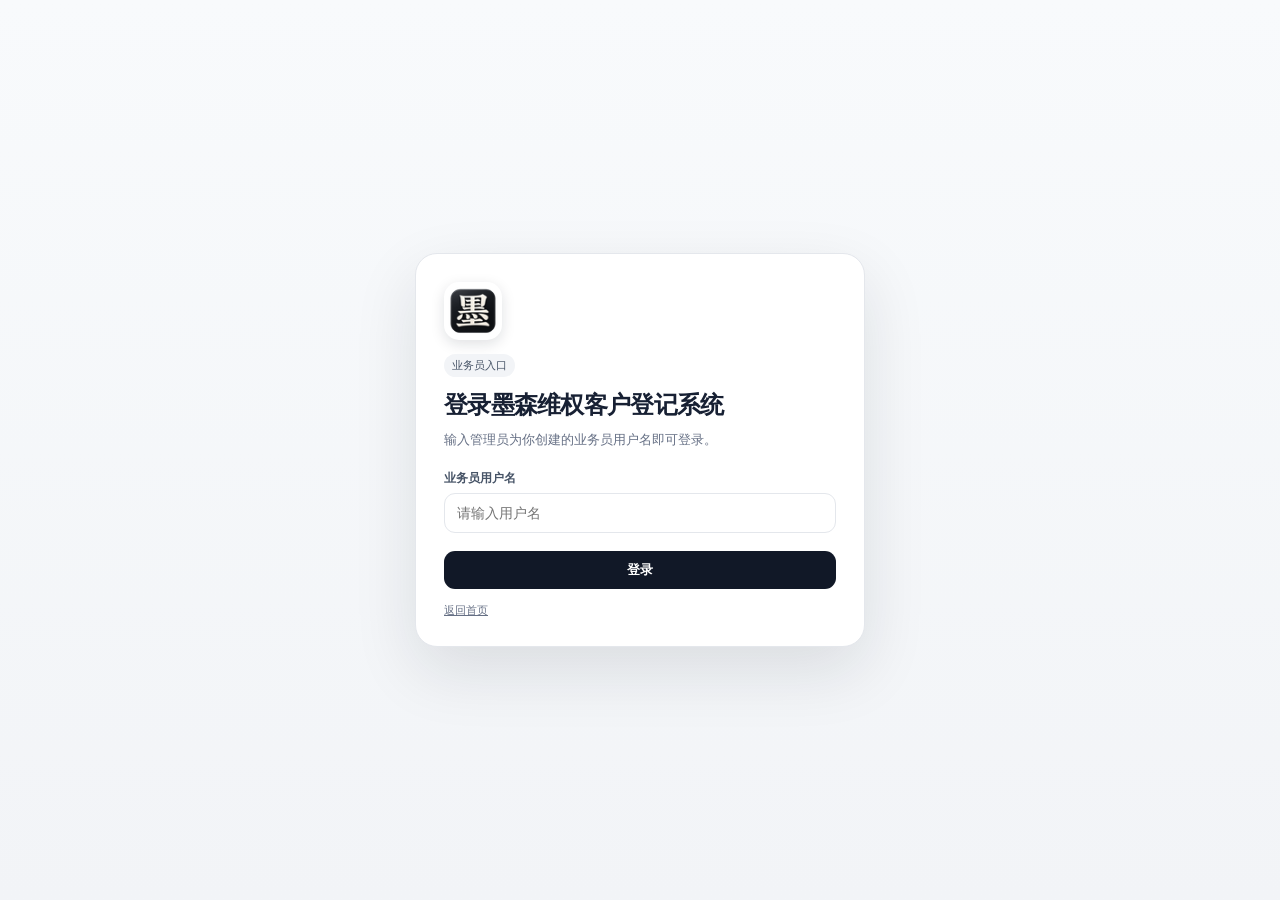
<file: login.html>
<!doctype html><html lang="zh-CN"><head><meta charset="utf-8"><meta name="viewport" content="width=device-width,initial-scale=1"><title>墨森维权客户登记系统 · 业务员登录</title><link rel="icon" type="image/svg+xml" href="./mosen-logo.svg?v=20260926-18"><link rel="stylesheet" href="./style.css?v=20260927-36"></head><body>
<div class="login-wrap"><div class="login-box"><img class="login-brand-logo" src="./mosen-logo.svg?v=20260926-18" alt="墨森"><div class="pill">业务员入口</div><h1 style="margin-top:12px">登录墨森维权客户登记系统</h1><div class="muted">输入管理员为你创建的业务员用户名即可登录。</div><div class="field" style="margin-top:20px"><label>业务员用户名</label><input id="username" autocomplete="username" placeholder="请输入用户名"></div><button id="loginBtn" class="btn primary" style="width:100%;margin-top:18px">登录</button><div class="row" style="margin-top:14px"><a href="./index.html" class="small">返回首页</a></div><div id="note" class="notice" hidden></div></div></div>
<script type="module">
import { base44, showMessage } from './base44.js?v=20260927-33';
const username=document.getElementById('username'),note=document.getElementById('note'),loginBtn=document.getElementById('loginBtn');
async function findRep(name){const reps=await base44.entities.SalesRep.list('-created_date',500);return reps.find(r=>String(r.username||'').toLowerCase()===String(name||'').trim().toLowerCase())}
loginBtn.onclick=async()=>{const n=username.value.trim();if(!n){showMessage(note,'请输入业务员用户名。','err');return}loginBtn.disabled=true;showMessage(note,'正在登录…');try{const rep=await findRep(n);if(!rep){showMessage(note,'用户名不存在，请联系管理员创建。','err');return}localStorage.setItem('m717_rep_username',rep.username);localStorage.setItem('m717_rep_display_name',rep.display_name||rep.username);location.href='./sales.html?v=20260927-38'}catch(err){showMessage(note,'登录失败，请稍后再试。','err')}finally{loginBtn.disabled=false}};
(async()=>{const old=localStorage.getItem('m717_rep_username');if(old){try{if(await findRep(old))location.href='./sales.html?v=20260927-38';else localStorage.removeItem('m717_rep_username')}catch(_){}}})();
</script></body></html>
</file>
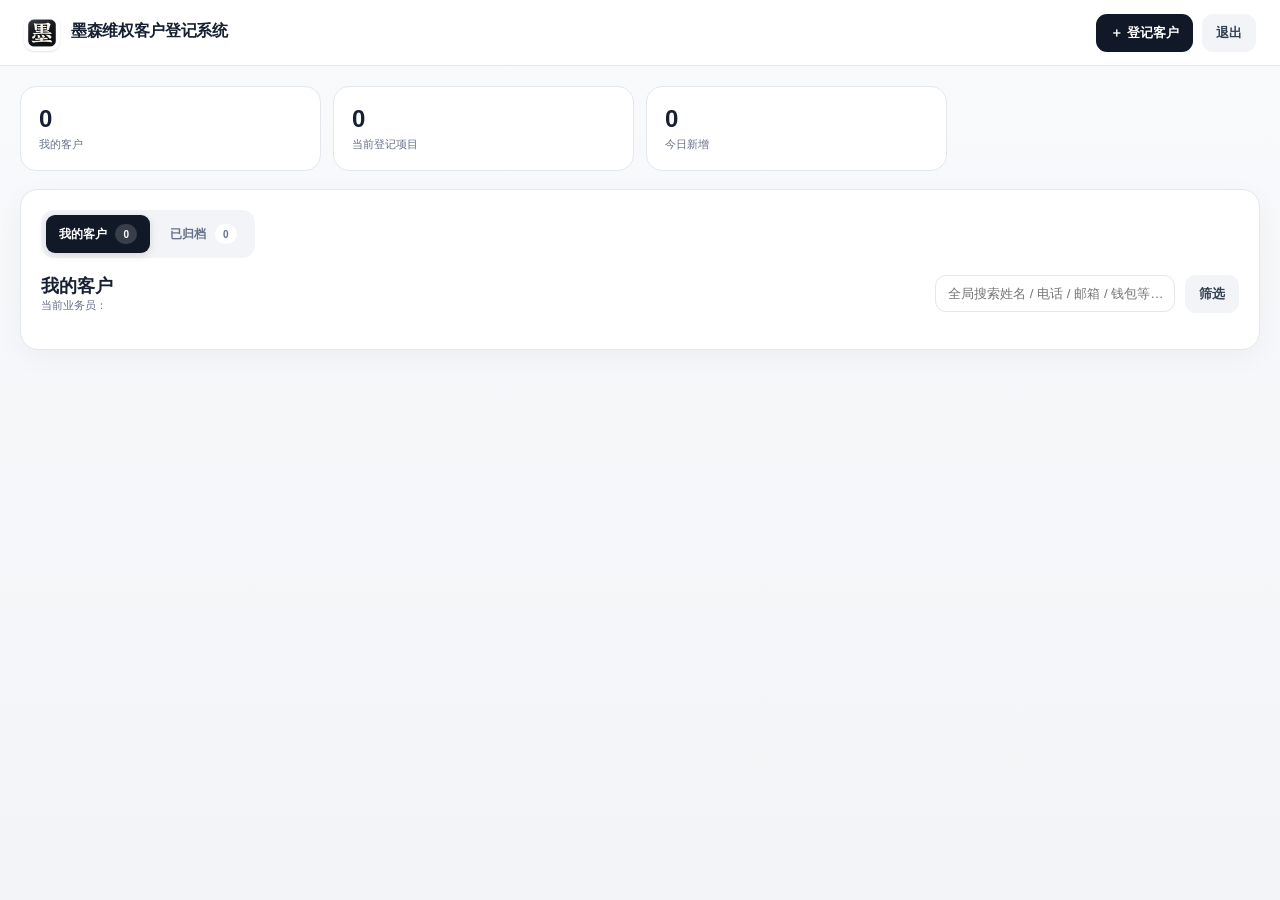
<file: sales.html>
<!doctype html><html lang="zh-CN"><head><meta charset="utf-8"><meta name="viewport" content="width=device-width,initial-scale=1"><title>墨森维权客户登记系统 · 业务员</title><link rel="icon" type="image/svg+xml" href="./mosen-logo.svg?v=20260926-18"><link rel="stylesheet" href="./style.css?v=20260927-36"></head><body>
<div class="topbar"><div class="brand-lockup"><img class="brand-logo" src="./mosen-logo.svg?v=20260926-18" alt="墨森"><div><div class="brand">墨森维权客户登记系统</div><div id="who" class="subbrand"></div></div></div><div class="row"><button id="newBtn" class="btn primary">＋ 登记客户</button><button id="logoutBtn" class="btn soft">退出</button></div></div>
<div class="shell"><div class="stats"><div class="stat"><div id="myCount" class="n">0</div><div class="l">我的客户</div></div><div class="stat"><div id="fieldCount" class="n">0</div><div class="l">当前登记项目</div></div><div class="stat"><div id="todayCount" class="n">0</div><div class="l">今日新增</div></div></div>
<div class="card">
  <div class="customer-view-tabs">
    <button id="activeCustomerTab" class="customer-view-tab active" type="button">我的客户 <span id="activeCustomerTabCount">0</span></button>
    <button id="archiveCustomerTab" class="customer-view-tab" type="button">已归档 <span id="archiveCustomerTabCount">0</span></button>
  </div>
  <div class="row customer-toolbar">
    <div><h2 id="salesCustomerTitle" style="margin:0">我的客户</h2><div class="small">当前业务员：<b id="repLabel"></b></div></div>
    <div class="spacer"></div>
    <input id="search" class="search" placeholder="全局搜索姓名 / 电话 / 邮箱 / 钱包等…">
    <button id="toggleSalesFilters" class="btn soft" type="button">筛选</button>
  </div>
  <div id="salesFilters" class="customer-filter-panel" hidden>
    <div class="field"><label>重点客户</label><select id="salesStarFilter"><option value="">全部</option><option value="1">只看星标</option><option value="0">只看未星标</option></select></div>
    <div class="field"><label>客户进度</label><select id="salesProgressFilter"><option value="">全部进度</option></select></div>
    <div class="field"><label>国家/地区包含</label><input id="salesCountryFilter" placeholder="例如 德国 / 美国"></div>
    <button id="clearSalesFilters" class="btn soft" type="button">清除筛选</button>
  </div>
  <div id="customerList" style="margin-top:16px"></div>
</div></div>

<div id="modal" class="modal" hidden><div class="modal-card customer-edit-modal-card"><div class="row customer-edit-modal-header"><h2 id="modalTitle" style="margin:0">登记客户</h2><div class="spacer"></div><button id="closeModal" class="btn soft">关闭</button></div>
<form id="customerForm">
  <div id="dynamicFields" class="grid" style="margin-top:18px"></div>
  <div class="progress-editor progress-editor-prominent">
    <div class="section-title" style="margin:0 0 10px"><div class="dot"></div><h3 style="margin:0">客户进度</h3><div class="spacer"></div><strong id="editProgressPercent" class="edit-progress-percent">0%</strong></div>
    <div class="percent-progress edit-percent-bar"><span id="editProgressBar" style="width:0%"></span></div>
    <div class="small" style="margin:8px 0 12px">点击下面每一个进度即可打勾或取消，最后点击“保存客户”。</div>
    <div id="progressChecklist" class="progress-checklist"></div>
  </div>
  <div class="row customer-edit-save-bar"><button class="btn primary" type="submit">保存客户</button><button id="cancelEdit" class="btn soft" type="button">取消</button></div>
</form><div id="formNote" class="notice" hidden></div></div></div>

<script type="module">
import { base44, esc, showMessage, buildFieldControl, buildGroupedFieldControls, initDateTimeControls, formatDate, uiAlert, uiConfirm, uiPrompt } from './base44.js?v=20260927-33';
let username=localStorage.getItem('m717_rep_username')||'',displayName=localStorage.getItem('m717_rep_display_name')||'',fields=[],customers=[],progressStages=[],editingId=null;
const CUSTOMER_PAGE_SIZE=50;
let customerPage=1,customerHasNext=false,myCustomerTotal=0,myArchivedTotal=0,myTodayTotal=0,customerCountTimer=null;
let customerMode='active',globalCustomerRows=null,searchTimer=null,editorBaseline='',draftTimer=null;
let salesFormSaving=false;
const modal=document.getElementById('modal'),form=document.getElementById('customerForm'),note=document.getElementById('formNote'),list=document.getElementById('customerList');
function unwrap(v){return Array.isArray(v)?v:(v?.items||[])}
async function boot(){
  if(!username){location.href='./login.html';return}
  try{
    const reps=unwrap(await base44.entities.SalesRep.list({sort:'-created_date',limit:500}));const rep=reps.find(r=>String(r.username||'').toLowerCase()===username.toLowerCase());
    if(!rep){localStorage.removeItem('m717_rep_username');location.href='./login.html';return}
    displayName=rep.display_name||rep.username;document.getElementById('who').textContent=displayName;document.getElementById('repLabel').textContent=username;
    await Promise.all([loadFields(),loadProgress(),refreshMyCustomerCounts(),loadCustomers({resetPage:true})]);
    try{base44.entities.FormField.subscribe(()=>loadFields());base44.entities.ProgressStage.subscribe(()=>{loadProgress();loadCustomers()});base44.entities.Customer.subscribe(()=>{loadCustomers();scheduleMyCustomerCountRefresh()});base44.entities.SalesRep.subscribe(()=>verifyRep())}catch(_){}
  }catch(_){location.href='./login.html'}
}
async function verifyRep(){const reps=unwrap(await base44.entities.SalesRep.list({sort:'-created_date',limit:500}));if(!reps.some(r=>String(r.username||'').toLowerCase()===username.toLowerCase())){localStorage.removeItem('m717_rep_username');location.href='./login.html'}}
async function loadFields(){fields=unwrap(await base44.entities.FormField.list({sort:'order',limit:500})).filter(x=>x.active!==false).sort((a,b)=>(a.order||0)-(b.order||0));document.getElementById('fieldCount').textContent=fields.length;renderForm()}
async function loadProgress(){progressStages=unwrap(await base44.entities.ProgressStage.list({sort:'order',limit:500})).filter(x=>x.active!==false).sort((a,b)=>(a.order||0)-(b.order||0));renderProgressChecklist();const sel=document.getElementById('salesProgressFilter');if(sel)sel.innerHTML='<option value="">全部进度</option>'+progressStages.map(p=>'<option value="'+esc(p.id)+'">'+esc(p.label)+'</option>').join('')}
async function fetchAllSalesCustomers(query){
  const all=[];let skip=0;
  while(true){
    const batch=unwrap(await base44.entities.Customer.filter(query,'-created_date',500,skip));
    all.push(...batch);if(batch.length<500)break;skip+=500;if(skip>10000)break;
  }
  return all;
}
function salesBaseQuery(){
  return {rep_username:username,archived:customerMode==='archive'};
}
function salesFilterActive(){
  return !!((document.getElementById('search')?.value||'').trim()||(document.getElementById('salesStarFilter')?.value||'')||(document.getElementById('salesProgressFilter')?.value||'')||(document.getElementById('salesCountryFilter')?.value||'').trim());
}
function matchesSalesFilters(r){
  const q=(document.getElementById('search')?.value||'').trim().toLowerCase();
  const star=document.getElementById('salesStarFilter')?.value||'';
  const progress=document.getElementById('salesProgressFilter')?.value||'';
  const country=(document.getElementById('salesCountryFilter')?.value||'').trim().toLowerCase();
  const hay=(String(r.rep_username||'')+' '+JSON.stringify(r.data||{})).toLowerCase();
  if(q&&!hay.includes(q))return false;
  if(star==='1'&&r.starred!==true)return false;
  if(star==='0'&&r.starred===true)return false;
  if(progress&&!(r.completed_progress_ids||[]).map(String).includes(String(progress)))return false;
  if(country&&!hay.includes(country))return false;
  return true;
}
async function refreshMyCustomerCounts(){
  const all=await fetchAllSalesCustomers({rep_username:username});
  const today=new Date().toISOString().slice(0,10);
  myArchivedTotal=all.filter(x=>x.archived===true).length;
  myCustomerTotal=all.length-myArchivedTotal;
  myTodayTotal=all.filter(x=>x.archived!==true&&String(x.created_date||'').slice(0,10)===today).length;
  document.getElementById('myCount').textContent=myCustomerTotal;
  document.getElementById('todayCount').textContent=myTodayTotal;
  document.getElementById('activeCustomerTabCount').textContent=myCustomerTotal;
  document.getElementById('archiveCustomerTabCount').textContent=myArchivedTotal;
}
function scheduleMyCustomerCountRefresh(){
  clearTimeout(customerCountTimer);customerCountTimer=setTimeout(()=>refreshMyCustomerCounts().catch(()=>{}),1000);
}
async function loadCustomers({resetPage=false,refreshCounts=false}={}){
  if(resetPage)customerPage=1;
  try{
    if(salesFilterActive()){
      globalCustomerRows=(await fetchAllSalesCustomers(salesBaseQuery())).filter(matchesSalesFilters);
      const start=(customerPage-1)*CUSTOMER_PAGE_SIZE;
      customers=globalCustomerRows.slice(start,start+CUSTOMER_PAGE_SIZE);
      customerHasNext=start+CUSTOMER_PAGE_SIZE<globalCustomerRows.length;
      if(!customers.length&&customerPage>1){customerPage--;return loadCustomers({refreshCounts})}
    }else{
      globalCustomerRows=null;
      const skip=(customerPage-1)*CUSTOMER_PAGE_SIZE;
      const rows=unwrap(await base44.entities.Customer.filter(salesBaseQuery(),'-created_date',CUSTOMER_PAGE_SIZE+1,skip));
      customerHasNext=rows.length>CUSTOMER_PAGE_SIZE;
      customers=rows.slice(0,CUSTOMER_PAGE_SIZE);
      if(!customers.length&&customerPage>1){customerPage--;return loadCustomers({refreshCounts})}
    }
    renderCustomers();if(refreshCounts)await refreshMyCustomerCounts();
  }catch(err){list.innerHTML='<div class="notice err">读取客户失败：'+esc(err?.message||String(err))+'</div>'}
}
function salesPagerHtml(){
  const total=globalCustomerRows?globalCustomerRows.length:(customerMode==='archive'?myArchivedTotal:myCustomerTotal);
  return '<div class="customer-pager"><div class="customer-pager-info">第 <b>'+customerPage+'</b> 页 · 每页 '+CUSTOMER_PAGE_SIZE+' 条 · '+(customerMode==='archive'?'归档客户 ':'我的客户 ')+total+' 条</div><div class="customer-pager-actions"><button id="salesPrevPage" class="btn soft" '+(customerPage<=1?'disabled':'')+'>上一页</button><button id="salesNextPage" class="btn soft" '+(!customerHasNext?'disabled':'')+'>下一页</button></div></div>';
}
function bindSalesPager(){
  const prev=document.getElementById('salesPrevPage'),next=document.getElementById('salesNextPage');
  if(prev)prev.onclick=async()=>{if(customerPage<=1)return;customerPage--;await loadCustomers();list.scrollIntoView({behavior:'smooth',block:'start'})};
  if(next)next.onclick=async()=>{if(!customerHasNext)return;customerPage++;await loadCustomers();list.scrollIntoView({behavior:'smooth',block:'start'})};
}
function renderForm(data={}){const box=document.getElementById('dynamicFields');box.innerHTML=buildGroupedFieldControls(fields,data);initDateTimeControls(box)}
function updateEditProgressSummary(){
  const total=progressStages.length;
  const checked=[...document.querySelectorAll('#progressChecklist input[type="checkbox"]:checked')].length;
  const percent=total?Math.round(checked/total*100):0;
  document.getElementById('editProgressPercent').textContent=percent+'%';
  document.getElementById('editProgressBar').style.width=percent+'%';
}
function renderProgressChecklist(completed=[]){
  const done=new Set((completed||[]).map(String)),box=document.getElementById('progressChecklist');
  if(!progressStages.length){box.innerHTML='<div class="progress-empty">管理员还没有设置客户进度。</div>';updateEditProgressSummary();return}
  box.innerHTML=progressStages.map((p,i)=>'<label class="progress-check '+(done.has(String(p.id))?'checked':'')+'"><input type="checkbox" data-progress-id="'+p.id+'" '+(done.has(String(p.id))?'checked':'')+'><span class="progress-check-index">'+(i+1)+'</span><span class="progress-check-label">'+esc(p.label)+'</span><span class="progress-check-mark">✓</span></label>').join('');
  box.querySelectorAll('input[type="checkbox"]').forEach(cb=>cb.onchange=()=>{cb.closest('.progress-check').classList.toggle('checked',cb.checked);updateEditProgressSummary()});
  updateEditProgressSummary();
}
function localNowMinute(){const d=new Date(),y=d.getFullYear(),m=String(d.getMonth()+1).padStart(2,'0'),day=String(d.getDate()).padStart(2,'0'),h=String(d.getHours()).padStart(2,'0'),min=String(d.getMinutes()).padStart(2,'0');return y+'-'+m+'-'+day+'T'+h+':'+min}
function openForm(row=null){
  if(salesFormSaving)return;
  editingId=row?.id||null;
  document.getElementById('modalTitle').textContent=editingId?'编辑客户':'登记客户';
  const originalData=row?.data?{...row.data}:{f_transfer_main_time:localNowMinute()};
  const originalProgress=row?.completed_progress_ids||[];
  renderForm(originalData);renderProgressChecklist(originalProgress);note.hidden=true;modal.hidden=false;
  editorBaseline=JSON.stringify({data:originalData,completed_progress_ids:originalProgress.map(String).sort()});
  try{
    const raw=localStorage.getItem(salesDraftKey());
    if(raw){
      const d=JSON.parse(raw);
      if(d?.data){renderForm(d.data);renderProgressChecklist(d.completed_progress_ids||[]);showMessage(note,'已恢复上次未保存的草稿。','ok')}
    }
  }catch(_){}
}
function progressStats(row){
  const done=new Set((row.completed_progress_ids||[]).map(String));
  const total=progressStages.length;
  const completed=progressStages.filter(p=>done.has(String(p.id))).length;
  const percent=total?Math.round(completed/total*100):0;
  let solid='#98a2b3',fill='rgba(152,162,179,.13)';
  if(percent>0&&percent<25){solid='#d92d20';fill='rgba(217,45,32,.10)'}
  else if(percent<50&&percent>0){solid='#dc6803';fill='rgba(220,104,3,.11)'}
  else if(percent<75&&percent>=50){solid='#1570ef';fill='rgba(21,112,239,.10)'}
  else if(percent<100&&percent>=75){solid='#7f56d9';fill='rgba(127,86,217,.10)'}
  else if(percent===100){solid='#079455';fill='rgba(7,148,85,.11)'}
  return {done,total,completed,percent,solid,fill};
}
function progressDetail(row){
  const s=progressStats(row);
  if(!s.total)return '<div class="preview-progress-block"><div class="preview-progress-head"><b>客户进度</b><strong>0%</strong></div><div class="percent-progress"><span style="width:0%"></span></div><div class="small" style="margin-top:8px">管理员还没有设置客户进度。</div></div>';
  return '<div class="preview-progress-block"><div class="preview-progress-head"><b>客户进度</b><strong style="color:'+s.solid+'">'+s.percent+'%</strong></div><div class="percent-progress"><span style="width:'+s.percent+'%;background:'+s.solid+'"></span></div><div class="preview-progress-meta">已完成 '+s.completed+' / '+s.total+' 项</div><div class="preview-stage-list">'+progressStages.map((p,i)=>'<div class="preview-stage '+(s.done.has(String(p.id))?'done':'')+'"><span class="preview-stage-check">'+(s.done.has(String(p.id))?'✓':'')+'</span><span class="preview-stage-index">'+(i+1)+'</span><span class="preview-stage-label">'+esc(p.label)+'</span></div>').join('')+'</div></div>';
}
function previewCard(row){
  const s=progressStats(row);
  const done=new Set((row.completed_progress_ids||[]).map(String));
  const progressHtml=progressStages.length?progressStages.map((p,i)=>'<label class="progress-check '+(done.has(String(p.id))?'checked':'')+'"><input type="checkbox" data-preview-progress-id="'+p.id+'" '+(done.has(String(p.id))?'checked':'')+'><span class="progress-check-index">'+(i+1)+'</span><span class="progress-check-label">'+esc(p.label)+'</span><span class="progress-check-mark">✓</span></label>').join(''):'<div class="progress-empty">管理员还没有设置客户进度。</div>';
  return '<div class="preview-panel-head"><div><div class="preview-title">客户完整信息</div><div class="preview-subtitle">可直接编辑客户资料和跟进进度</div></div><div class="row"><button class="btn soft preview-copy-btn" type="button">复制资料</button><button class="preview-close-btn" type="button">关闭</button></div></div><div class="preview-meta-row"><div class="preview-readonly"><span>当前业务员</span><b>'+esc(displayName||username)+'</b></div><div class="preview-readonly"><span>登记时间</span><b>'+esc(formatDate(row.created_date)||'—')+'</b></div></div><div class="preview-editor-grid">'+buildGroupedFieldControls(fields,row.data||{})+'</div><div class="preview-progress-block preview-progress-edit"><div class="preview-progress-head"><b>客户进度</b><strong data-preview-percent style="color:'+s.solid+'">'+s.percent+'%</strong></div><div class="percent-progress"><span data-preview-bar style="width:'+s.percent+'%;background:'+s.solid+'"></span></div><div class="preview-progress-meta" data-preview-meta>已完成 '+s.completed+' / '+s.total+' 项</div><div class="progress-checklist preview-progress-checklist">'+progressHtml+'</div></div><div class="preview-save-bar"><div class="notice" data-preview-note hidden></div><div class="spacer"></div><button class="btn primary preview-save-btn" type="button">保存修改</button></div>';
}
function getPreviewPortal(){
  let portal=document.getElementById('customerPreviewPortal');
  if(!portal){portal=document.createElement('div');portal.id='customerPreviewPortal';portal.className='customer-preview-portal';portal.hidden=true;portal.dataset.pinned='0';document.body.appendChild(portal)}
  return portal;
}
function updatePreviewProgressUI(portal){
  const ids=[...portal.querySelectorAll('[data-preview-progress-id]:checked')].map(x=>x.dataset.previewProgressId);
  const s=progressStats({completed_progress_ids:ids});
  const pct=portal.querySelector('[data-preview-percent]'),bar=portal.querySelector('[data-preview-bar]'),meta=portal.querySelector('[data-preview-meta]');
  if(pct){pct.textContent=s.percent+'%';pct.style.color=s.solid}
  if(bar){bar.style.width=s.percent+'%';bar.style.background=s.solid}
  if(meta)meta.textContent='已完成 '+s.completed+' / '+s.total+' 项';
}
function attachSalesPreviewEditor(portal,row){
  portal.querySelector('.preview-close-btn')?.addEventListener('click',()=>{portal.dataset.pinned='0';portal.hidden=true;portal.innerHTML=''});
  portal.querySelector('.preview-copy-btn')?.addEventListener('click',()=>copyCustomer(row));
  portal.querySelectorAll('[data-preview-progress-id]').forEach(cb=>cb.onchange=()=>{cb.closest('.progress-check').classList.toggle('checked',cb.checked);updatePreviewProgressUI(portal)});
  portal.querySelector('.preview-save-btn')?.addEventListener('click',async()=>{
    const note=portal.querySelector('[data-preview-note]'),btn=portal.querySelector('.preview-save-btn');
    if(!btn||btn.dataset.saving==='1')return;
    btn.dataset.saving='1';
    const originalText=btn.textContent;
    btn.disabled=true;btn.textContent='保存中…';btn.setAttribute('aria-busy','true');
    const data={...(row.data||{})};portal.querySelectorAll('[data-key]').forEach(el=>data[el.dataset.key]=el.value);
    const completed_progress_ids=[...portal.querySelectorAll('[data-preview-progress-id]:checked')].map(x=>x.dataset.previewProgressId);
    showMessage(note,'正在保存…');
    try{
      await base44.entities.Customer.update(row.id,{rep_username:username,data,completed_progress_ids,admin_sort_score:completed_progress_ids.length});
      await logCustomerDiff(row,data,completed_progress_ids,row.id);
      row.data=data;row.completed_progress_ids=completed_progress_ids;
      showMessage(note,'已保存并同步。','ok');
      await loadCustomers();
      const fresh=customers.find(x=>String(x.id)===String(row.id))||row;
      portal.innerHTML=previewCard(fresh);initDateTimeControls(portal);portal.hidden=false;portal.dataset.pinned='1';attachSalesPreviewEditor(portal,fresh);
      const newNote=portal.querySelector('[data-preview-note]');showMessage(newNote,'已保存并同步。','ok');
    }catch(err){
      btn.dataset.saving='0';btn.disabled=false;btn.textContent=originalText;btn.removeAttribute('aria-busy');
      showMessage(note,'保存失败：'+(err?.message||String(err)),'err');
    }
  });
}
function bindPreviewHover(container){
  const portal=getPreviewPortal();let timer;
  const keep=()=>clearTimeout(timer);
  const hideLater=()=>{clearTimeout(timer);if(portal.dataset.pinned!=='1'){portal.hidden=true;portal.innerHTML=''}};
  portal.onmouseenter=keep;portal.onmouseleave=hideLater;
  container.querySelectorAll('.preview-wrap').forEach(w=>{
    const findRow=()=>customers.find(x=>String(x.id)===String(w.dataset.id));
    const open=(pin=false)=>{keep();const row=findRow();if(!row)return;portal.innerHTML=previewCard(row);initDateTimeControls(portal);portal.hidden=false;portal.dataset.pinned=pin?'1':'0';attachSalesPreviewEditor(portal,row)};
    w.onmouseenter=()=>open(false);w.onmouseleave=hideLater;
    w.querySelector('.eye-btn')?.addEventListener('click',e=>{e.preventDefault();e.stopPropagation();open(true)});
  });
}
function fixedCustomerValue(row,key){return row.data?.[key]??''}
function progressLabels(row){
  const s=progressStats(row);
  if(!progressStages.length)return {current:'未设置进度',next:'—'};
  const completedOrdered=progressStages.filter(p=>s.done.has(String(p.id)));
  const current=completedOrdered.length?completedOrdered[completedOrdered.length-1].label:'未开始';
  const nextStage=progressStages.find(p=>!s.done.has(String(p.id)));
  return {current,next:nextStage?nextStage.label:'已完成'};
}
async function writeSalesLog(payload){
  try{
    await base44.entities.ActivityLog.create({
      actor_username:username,
      actor_display_name:displayName||username,
      actor_type:'sales',
      action_type:payload.action_type||'update',
      customer_id:payload.customer_id||'',
      customer_name:payload.customer_name||'',
      target_key:payload.target_key||'',
      target_label:payload.target_label||'',
      old_value:payload.old_value==null?'':String(payload.old_value),
      new_value:payload.new_value==null?'':String(payload.new_value),
      message:payload.message||'',
      event_time:new Date().toISOString(),
      metadata:payload.metadata||{}
    });
  }catch(_){}
}
function customerNameFromData(data){return data?.f_customer_name||'未命名客户'}
async function logCustomerDiff(oldRow,newData,newProgress,customerId){
  const oldData=oldRow?.data||{}, name=customerNameFromData(newData);
  for(const field of fields){
    const before=oldData[field.field_key]??'',after=newData[field.field_key]??'';
    if(String(before)!==String(after)){
      await writeSalesLog({
        action_type:'field_update',customer_id:customerId,customer_name:name,
        target_key:field.field_key,target_label:field.label,old_value:before,new_value:after,
        message:(displayName||username)+' 修改了 '+name+' 的「'+field.label+'」：'+(before||'空')+' → '+(after||'空')
      });
    }
  }
  const oldSet=new Set((oldRow?.completed_progress_ids||[]).map(String));
  const newSet=new Set((newProgress||[]).map(String));
  for(const p of progressStages){
    const id=String(p.id),was=oldSet.has(id),now=newSet.has(id);
    if(!was&&now) await writeSalesLog({
      action_type:'progress_complete',customer_id:customerId,customer_name:name,
      target_key:id,target_label:p.label,new_value:'已完成',
      message:(displayName||username)+' 完成了 '+name+' 的客户进度「'+p.label+'」'
    });
    if(was&&!now) await writeSalesLog({
      action_type:'progress_uncheck',customer_id:customerId,customer_name:name,
      target_key:id,target_label:p.label,old_value:'已完成',new_value:'未完成',
      message:(displayName||username)+' 取消了 '+name+' 的客户进度「'+p.label+'」'
    });
  }
}
function customerCopyText(row){
  const lines=['客户姓名：'+(fixedCustomerValue(row,'f_customer_name')||''),'业务员：'+(displayName||username)];
  for(const f of fields){const v=row.data?.[f.field_key];if(v!==undefined&&v!==null&&String(v).trim()!=='')lines.push(f.label+'：'+v)}
  const p=progressLabels(row);lines.push('目前进度：'+p.current);if(row.archived)lines.push('归档原因：'+(row.archive_reason||'未填写'));
  return lines.join('\n');
}
async function copyCustomer(row){try{await navigator.clipboard.writeText(customerCopyText(row));await uiAlert('客户资料已复制到剪贴板。',{title:'复制成功'})}catch(_){await uiAlert('复制失败，请重试。',{title:'复制失败',danger:true})}}
async function setStar(row,value){
  await base44.entities.Customer.update(row.id,{starred:value});row.starred=value;await writeSalesLog({action_type:'customer_star',customer_id:row.id,customer_name:customerNameFromData(row.data),message:(displayName||username)+(value?' 将客户设为重点「':' 取消重点客户「')+customerNameFromData(row.data)+'」'});renderCustomers();
}
async function archiveSalesCustomer(row){
  const reason=await uiPrompt('可填写归档原因，例如：已完成 / 客户失联 / 暂停跟进 / 重复客户 / 其他。',{title:'归档客户',placeholder:'归档原因（可选）',confirmText:'下一步'});
  if(reason===null)return;
  if(!await uiConfirm('确定将「'+customerNameFromData(row.data)+'」移入归档吗？\n客户资料不会删除，可以随时恢复。',{title:'确认归档',confirmText:'确认归档'}))return;
  const archived_at=new Date().toISOString();
  await base44.entities.Customer.update(row.id,{archived:true,archived_at,archived_by_username:username,archived_by_display_name:displayName||username,archived_by_type:'sales',archive_reason:reason});
  await writeSalesLog({action_type:'customer_archive',customer_id:row.id,customer_name:customerNameFromData(row.data),message:(displayName||username)+' 将客户「'+customerNameFromData(row.data)+'」归档'+(reason?'，原因：'+reason:'')});
  await loadCustomers({refreshCounts:true});
}
async function restoreSalesCustomer(row){
  if(!await uiConfirm('将「'+customerNameFromData(row.data)+'」恢复到我的客户列表吗？',{title:'恢复客户',confirmText:'确认恢复'}))return;
  await base44.entities.Customer.update(row.id,{archived:false,archived_at:'',archived_by_username:'',archived_by_display_name:'',archived_by_type:'',archive_reason:''});
  await writeSalesLog({action_type:'customer_restore',customer_id:row.id,customer_name:customerNameFromData(row.data),message:(displayName||username)+' 将客户「'+customerNameFromData(row.data)+'」从归档恢复'});
  await loadCustomers({refreshCounts:true});
}
function renderCustomers(){
  const rows=customers;
  if(!rows.length){list.innerHTML='<div class="empty">'+(customerMode==='archive'?'暂无归档客户':'暂无匹配客户')+'</div>'+salesPagerHtml();bindSalesPager();return}
  const eye='<svg viewBox="0 0 24 24" width="18" height="18" aria-hidden="true"><path d="M2.5 12s3.5-6 9.5-6 9.5 6 9.5 6-3.5 6-9.5 6-9.5-6-9.5-6Z" fill="none" stroke="currentColor" stroke-width="1.8"/><circle cx="12" cy="12" r="2.8" fill="none" stroke="currentColor" stroke-width="1.8"/></svg>';
  list.innerHTML='<div class="table-wrap customer-table fixed-customer-table"><table><thead><tr><th>转主号时间</th><th>客户姓名</th><th>手机号</th><th>邮箱</th><th>损失金额</th><th>目前进度</th><th>'+(customerMode==='archive'?'归档信息':'下一步')+'</th><th>操作</th></tr></thead><tbody>'+rows.map(r=>{const s=progressStats(r),pl=progressLabels(r);const archiveInfo=r.archived?((r.archive_reason||'未填写原因')+' · '+(formatDate(r.archived_at)||'')):pl.next;return '<tr class="customer-progress-row '+(r.starred?'starred-row':'')+'" style="--row-progress:'+s.percent+'%;--row-fill:'+s.fill+';--row-solid:'+s.solid+'"><td data-label="转主号时间">'+esc(formatDate(fixedCustomerValue(r,'f_transfer_main_time'))||'—')+'</td><td data-label="客户姓名"><div class="customer-name-stack"><div class="customer-name-line"><button class="star-btn '+(r.starred?'active':'')+'" data-id="'+r.id+'" type="button" title="重点客户">★</button><b>'+esc(fixedCustomerValue(r,'f_customer_name')||'—')+'</b><span class="row-progress-badge">'+s.percent+'%</span></div></div></td><td data-label="手机号">'+esc(fixedCustomerValue(r,'f_phone')||'—')+'</td><td data-label="邮箱">'+esc(fixedCustomerValue(r,'f_email')||'—')+'</td><td data-label="损失金额">'+esc(fixedCustomerValue(r,'f_loss_amount')||'—')+'</td><td data-label="目前进度"><span class="current-progress-text" style="color:'+s.solid+'">'+esc(pl.current)+'</span></td><td data-label="'+(customerMode==='archive'?'归档信息':'下一步')+'">'+esc(archiveInfo||'—')+'</td><td data-label="操作"><div class="row nowrap"><span class="preview-wrap" data-id="'+r.id+'"><button class="eye-btn" type="button" aria-label="预览完整客户信息">'+eye+'</button></span><button class="btn soft copycustomer" data-id="'+r.id+'">复制</button>'+(customerMode==='archive'?'<button class="btn soft restorecustomer" data-id="'+r.id+'">恢复</button>':'<button class="btn soft edit" data-id="'+r.id+'">编辑</button><button class="btn soft archivecustomer" data-id="'+r.id+'">归档</button>')+'</div></td></tr>'}).join('')+'</tbody></table></div>'+salesPagerHtml();
  bindPreviewHover(list);bindSalesPager();
  list.querySelectorAll('.edit').forEach(b=>b.onclick=()=>openForm(customers.find(x=>x.id===b.dataset.id)));
  list.querySelectorAll('.copycustomer').forEach(b=>b.onclick=()=>copyCustomer(customers.find(x=>x.id===b.dataset.id)));
  list.querySelectorAll('.archivecustomer').forEach(b=>b.onclick=()=>archiveSalesCustomer(customers.find(x=>x.id===b.dataset.id)));
  list.querySelectorAll('.restorecustomer').forEach(b=>b.onclick=()=>restoreSalesCustomer(customers.find(x=>x.id===b.dataset.id)));
  list.querySelectorAll('.star-btn').forEach(b=>b.onclick=()=>{const row=customers.find(x=>x.id===b.dataset.id);if(row)setStar(row,!row.starred)});
}
function currentEditorState(){
  const data={};form.querySelectorAll('[data-key]').forEach(el=>data[el.dataset.key]=el.value);
  const completed_progress_ids=[...document.querySelectorAll('#progressChecklist input[type="checkbox"]:checked')].map(x=>x.dataset.progressId).sort();
  return JSON.stringify({data,completed_progress_ids});
}
function salesDraftKey(){return 'm717_draft_sales_'+username+'_'+(editingId||'new')}
function saveSalesDraft(){
  if(modal.hidden)return;clearTimeout(draftTimer);draftTimer=setTimeout(()=>{try{localStorage.setItem(salesDraftKey(),currentEditorState())}catch(_){}},250)
}
function clearSalesDraft(){try{localStorage.removeItem(salesDraftKey())}catch(_){}}
function editorDirty(){return !modal.hidden&&currentEditorState()!==editorBaseline}
async function requestCloseEditor(){
  if(salesFormSaving){await uiAlert('客户资料正在保存，请等待保存完成后再关闭。',{title:'正在保存'});return false}
  if(editorDirty()&&!await uiConfirm('当前修改尚未保存。已输入内容仍会保存在本机草稿中。',{title:'未保存的修改',confirmText:'仍然关闭',danger:true}))return false;
  modal.hidden=true;return true;
}
form.addEventListener('input',saveSalesDraft);form.addEventListener('change',saveSalesDraft);
form.onsubmit=async e=>{
  e.preventDefault();
  if(salesFormSaving)return;
  const submitBtn=e.submitter||form.querySelector('button[type="submit"]');
  const oldText=submitBtn?.textContent||'保存客户';
  salesFormSaving=true;
  if(submitBtn){submitBtn.disabled=true;submitBtn.textContent='保存中…';submitBtn.setAttribute('aria-busy','true')}
  const data={};form.querySelectorAll('[data-key]').forEach(el=>data[el.dataset.key]=el.value);
  const completed_progress_ids=[...document.querySelectorAll('#progressChecklist input[type="checkbox"]:checked')].map(x=>x.dataset.progressId);
  const startingEditingId=editingId;
  const draftKeyBeforeSave=salesDraftKey();
  try{
    if(startingEditingId){
      const oldRow=customers.find(x=>String(x.id)===String(startingEditingId));
      await base44.entities.Customer.update(startingEditingId,{rep_username:username,data,completed_progress_ids,admin_sort_score:completed_progress_ids.length});
      if(oldRow)await logCustomerDiff(oldRow,data,completed_progress_ids,startingEditingId);
    }else{
      const created=await base44.entities.Customer.create({rep_username:username,data,completed_progress_ids,archived:false,starred:false,admin_sort_score:completed_progress_ids.length});
      const cid=created?.id||'';
      if(cid)editingId=cid;
      await writeSalesLog({
        action_type:'customer_create',customer_id:cid,customer_name:customerNameFromData(data),
        message:(displayName||username)+' 登记了新客户「'+customerNameFromData(data)+'」',
        metadata:{fields:data,completed_progress_ids}
      });
    }
    const wasNew=!startingEditingId;
    try{localStorage.removeItem(draftKeyBeforeSave)}catch(_){}
    clearSalesDraft();editorBaseline=currentEditorState();showMessage(note,'已保存并同步。','ok');
    await loadCustomers({resetPage:wasNew,refreshCounts:true});
    setTimeout(()=>{
      modal.hidden=true;salesFormSaving=false;
      if(submitBtn){submitBtn.disabled=false;submitBtn.textContent=oldText;submitBtn.removeAttribute('aria-busy')}
    },400);
  }catch(err){
    salesFormSaving=false;
    if(submitBtn){submitBtn.disabled=false;submitBtn.textContent=oldText;submitBtn.removeAttribute('aria-busy')}
    showMessage(note,'保存失败：'+(err?.message||'未知错误'),'err');
  }
};
document.getElementById('newBtn').onclick=()=>openForm();
document.getElementById('closeModal').onclick=requestCloseEditor;document.getElementById('cancelEdit').onclick=requestCloseEditor;
document.getElementById('activeCustomerTab').onclick=()=>{customerMode='active';customerPage=1;document.getElementById('activeCustomerTab').classList.add('active');document.getElementById('archiveCustomerTab').classList.remove('active');document.getElementById('salesCustomerTitle').textContent='我的客户';loadCustomers({resetPage:true})};
document.getElementById('archiveCustomerTab').onclick=()=>{customerMode='archive';customerPage=1;document.getElementById('archiveCustomerTab').classList.add('active');document.getElementById('activeCustomerTab').classList.remove('active');document.getElementById('salesCustomerTitle').textContent='已归档客户';loadCustomers({resetPage:true})};
document.getElementById('toggleSalesFilters').onclick=()=>document.getElementById('salesFilters').hidden=!document.getElementById('salesFilters').hidden;
document.getElementById('clearSalesFilters').onclick=()=>{document.getElementById('salesStarFilter').value='';document.getElementById('salesProgressFilter').value='';document.getElementById('salesCountryFilter').value='';document.getElementById('search').value='';loadCustomers({resetPage:true})};
['salesStarFilter','salesProgressFilter','salesCountryFilter'].forEach(id=>document.getElementById(id).addEventListener('change',()=>loadCustomers({resetPage:true})));
document.getElementById('salesCountryFilter').addEventListener('input',()=>{clearTimeout(searchTimer);searchTimer=setTimeout(()=>loadCustomers({resetPage:true}),450)});
document.getElementById('search').oninput=()=>{clearTimeout(searchTimer);searchTimer=setTimeout(()=>loadCustomers({resetPage:true}),450)};
document.getElementById('logoutBtn').onclick=async()=>{if(editorDirty()&&!await uiConfirm('当前有未保存内容，退出后草稿仍保留在本机。',{title:'确认退出',confirmText:'退出登录',danger:true}))return;localStorage.removeItem('m717_rep_username');localStorage.removeItem('m717_rep_display_name');location.href='./login.html'};
boot();
</script></body></html>
</file>
<file: style.css>
:root{--bg:#f4f6f9;--panel:#fff;--text:#172033;--muted:#667085;--line:#e4e7ec;--dark:#111827;--dark2:#263244;--ok:#067647;--okbg:#ecfdf3;--danger:#b42318;--dangerbg:#fef3f2;--warn:#b54708;--warnbg:#fffaeb;--blue:#175cd3;--bluebg:#eff8ff}
*{box-sizing:border-box}html,body{min-height:100%}body{margin:0;background:linear-gradient(180deg,#f8fafc,#f2f4f7);color:var(--text);font-family:Inter,"Segoe UI","Microsoft YaHei",Arial,sans-serif}.hidden,[hidden]{display:none!important}
a{color:inherit}.topbar{height:66px;background:rgba(255,255,255,.94);backdrop-filter:blur(10px);border-bottom:1px solid var(--line);display:flex;align-items:center;justify-content:space-between;padding:0 24px;position:sticky;top:0;z-index:20}.brand{font-weight:850;letter-spacing:-.02em}.subbrand{font-size:11px;color:var(--muted);margin-top:3px}.shell{max-width:1280px;margin:0 auto;padding:24px}.card{background:var(--panel);border:1px solid var(--line);border-radius:18px;padding:20px;box-shadow:0 8px 28px rgba(16,24,40,.045);margin-bottom:18px}.hero{max-width:900px;margin:80px auto;padding:0 20px}.hero-card{background:#fff;border:1px solid var(--line);border-radius:24px;padding:38px;box-shadow:0 22px 60px rgba(16,24,40,.08)}h1{font-size:30px;letter-spacing:-.03em;margin:0 0 8px}h2{font-size:18px;margin:0 0 16px}h3{font-size:14px;margin:0 0 12px}.muted{color:var(--muted);font-size:13px;line-height:1.65}.grid{display:grid;grid-template-columns:repeat(2,minmax(0,1fr));gap:12px}.grid3{display:grid;grid-template-columns:repeat(3,minmax(0,1fr));gap:12px}.entry-grid{display:grid;grid-template-columns:1fr 1fr;gap:16px;margin-top:28px}.entry{display:block;text-decoration:none;border:1px solid var(--line);border-radius:17px;padding:24px;background:#fafbfc;transition:.16s}.entry:hover{transform:translateY(-2px);box-shadow:0 12px 30px rgba(16,24,40,.08);border-color:#d0d5dd}.entry .title{font-weight:800;font-size:17px}.entry .desc{color:var(--muted);font-size:12px;line-height:1.6;margin-top:7px}.field{display:flex;flex-direction:column;gap:6px}.field label{font-size:12px;color:#475467;font-weight:700}.field input,.field select,.field textarea{width:100%;border:1px solid var(--line);border-radius:11px;padding:11px 12px;background:#fff;color:var(--text);font-size:14px;outline:none}.field textarea{min-height:92px;resize:vertical}.field input:focus,.field select:focus,.field textarea:focus{border-color:#98a2b3;box-shadow:0 0 0 3px rgba(16,24,40,.055)}.req{color:#d92d20}.row{display:flex;align-items:center;gap:9px;flex-wrap:wrap}.spacer{flex:1}.btn{appearance:none;border:0;border-radius:11px;padding:10px 14px;font-weight:750;font-size:13px;cursor:pointer;text-decoration:none;display:inline-flex;align-items:center;justify-content:center;gap:6px}.btn:hover{filter:brightness(.98)}.btn:disabled{opacity:.55;cursor:not-allowed}.btn.primary{background:var(--dark);color:#fff}.btn.primary:hover{background:var(--dark2)}.btn.soft{background:#f2f4f7;color:#344054}.btn.blue{background:var(--blue);color:#fff}.btn.danger{background:var(--dangerbg);color:var(--danger)}.btn.ok{background:var(--okbg);color:var(--ok)}.notice{padding:10px 12px;border-radius:10px;background:#f8fafc;color:#667085;font-size:12px;margin-top:12px;line-height:1.5}.notice.ok{background:var(--okbg);color:var(--ok)}.notice.err{background:var(--dangerbg);color:var(--danger)}.notice.warn{background:var(--warnbg);color:var(--warn)}.pill{display:inline-flex;padding:4px 8px;border-radius:999px;background:#f2f4f7;color:#475467;font-size:11px}.table-wrap{overflow:auto;border:1px solid var(--line);border-radius:13px}table{border-collapse:collapse;width:100%;min-width:760px;background:#fff}th,td{padding:11px 12px;border-bottom:1px solid #eef1f4;text-align:left;font-size:12px;vertical-align:top}th{background:#f8fafc;color:#475467;font-weight:750;position:sticky;top:0}tr:last-child td{border-bottom:0}.login-wrap{min-height:100vh;display:grid;place-items:center;padding:20px}.login-box{width:min(450px,100%);background:#fff;border:1px solid var(--line);border-radius:22px;padding:28px;box-shadow:0 24px 65px rgba(16,24,40,.11)}.login-box h1{font-size:24px}.divider{display:flex;align-items:center;gap:12px;color:#98a2b3;font-size:11px;margin:18px 0}.divider:before,.divider:after{content:"";height:1px;background:var(--line);flex:1}.stats{display:grid;grid-template-columns:repeat(3,1fr);gap:12px;margin-bottom:18px}.stat{background:#fff;border:1px solid var(--line);border-radius:16px;padding:18px}.stat .n{font-weight:850;font-size:24px}.stat .l{color:var(--muted);font-size:11px;margin-top:4px}.search{min-width:240px;border:1px solid var(--line);border-radius:11px;padding:10px 12px;outline:none}.empty{text-align:center;padding:34px;color:#98a2b3;font-size:13px}.section-title{display:flex;align-items:center;gap:10px;margin-bottom:16px}.section-title h2{margin:0}.dot{width:8px;height:8px;border-radius:50%;background:#111827}.small{font-size:11px;color:var(--muted)}.modal{position:fixed;inset:0;background:rgba(15,23,42,.42);display:grid;place-items:center;padding:18px;z-index:50}.modal-card{width:min(620px,100%);max-height:90vh;overflow:auto;background:#fff;border-radius:18px;padding:22px;box-shadow:0 30px 80px rgba(15,23,42,.2)}
@media(max-width:760px){.shell{padding:14px}.topbar{padding:0 14px}.grid,.grid3,.entry-grid,.stats{grid-template-columns:1fr}.hero{margin:35px auto}.hero-card{padding:24px}.search{width:100%;min-width:0}.topbar .hide-mobile{display:none}}

.admin-shell{max-width:1480px;display:grid;grid-template-columns:238px minmax(0,1fr);gap:18px;align-items:start}
.admin-sidebar{position:sticky;top:90px}.sidebar-card{background:#fff;border:1px solid var(--line);border-radius:18px;padding:12px;box-shadow:0 8px 28px rgba(16,24,40,.045)}
.sidebar-section-title{font-size:10px;letter-spacing:.08em;text-transform:uppercase;color:#98a2b3;font-weight:800;padding:8px 10px 6px}
.sidebar-divider{height:1px;background:#eef1f4;margin:10px 6px}
.sidebar-item{width:100%;border:0;background:transparent;color:#475467;display:flex;align-items:center;gap:10px;padding:10px 11px;border-radius:11px;cursor:pointer;text-align:left;margin:2px 0;transition:.14s}
.sidebar-item:hover{background:#f8fafc;color:#172033}.sidebar-item.active{background:#f2f4f7;color:#111827;box-shadow:inset 3px 0 0 #111827}
.sidebar-icon{width:24px;height:24px;border-radius:8px;background:#f2f4f7;display:grid;place-items:center;font-size:12px;color:#667085;flex:0 0 24px}
.sidebar-item.active .sidebar-icon{background:#111827;color:#fff}
.sidebar-avatar{width:26px;height:26px;border-radius:9px;background:#eef2f6;display:grid;place-items:center;font-size:11px;font-weight:850;color:#475467;flex:0 0 26px}
.sidebar-item.active .sidebar-avatar{background:#111827;color:#fff}
.sidebar-text{min-width:0;flex:1;font-size:12px;font-weight:750;white-space:nowrap;overflow:hidden;text-overflow:ellipsis}
.sidebar-text b{display:block;font-size:12px;white-space:nowrap;overflow:hidden;text-overflow:ellipsis}.sidebar-text small{display:block;font-size:10px;color:#98a2b3;font-weight:500;margin-top:1px;white-space:nowrap;overflow:hidden;text-overflow:ellipsis}
.sidebar-count{min-width:24px;height:22px;padding:0 7px;border-radius:999px;background:#f2f4f7;color:#667085;display:inline-flex;align-items:center;justify-content:center;font-size:10px;font-weight:800}
.sidebar-item.active .sidebar-count{background:#fff;color:#111827}
.rep-customer-nav{max-height:420px;overflow:auto;padding-right:2px}.admin-main{min-width:0}
.field-sort-list{border:1px solid var(--line);border-radius:13px;overflow:hidden;background:#fff}
.field-sort-row{display:grid;grid-template-columns:42px minmax(180px,1fr) 90px auto;align-items:center;gap:12px;padding:12px;border-bottom:1px solid #eef1f4;background:#fff;transition:.12s}
.field-sort-row:last-child{border-bottom:0}.field-sort-row.dragging{opacity:.45}.field-sort-row.drag-over{box-shadow:inset 0 3px 0 #111827}
.drag-handle{font-size:20px;color:#98a2b3;cursor:grab;user-select:none;text-align:center}.drag-handle:active{cursor:grabbing}
.field-sort-name{display:flex;flex-direction:column;gap:3px}.field-sort-name span{font-size:11px;color:#667085}.field-sort-order{font-size:11px;color:#667085}.nowrap{flex-wrap:nowrap}
@media(max-width:900px){.admin-shell{grid-template-columns:1fr}.admin-sidebar{position:static}.sidebar-card{display:flex;gap:6px;overflow:auto;align-items:center}.sidebar-section-title,.sidebar-divider{display:none}.rep-customer-nav{display:flex;gap:6px;overflow:visible;max-height:none}.sidebar-item{width:auto;min-width:max-content;margin:0}.sidebar-text small{display:none}.sidebar-item.active{box-shadow:none;background:#111827;color:#fff}.sidebar-item.active .sidebar-count{background:#fff;color:#111827}}
@media(max-width:760px){.field-sort-row{grid-template-columns:34px 1fr}.field-sort-order{display:none}.field-sort-row>.row{grid-column:2}}

.preview-wrap{position:relative;display:inline-flex}.eye-btn{width:34px;height:34px;border:0;border-radius:10px;background:#f2f4f7;color:#475467;font-size:15px;cursor:pointer;display:grid;place-items:center}.eye-btn:hover{background:#e9edf3;color:#111827}
.customer-preview{display:none;position:absolute;right:0;bottom:42px;width:380px;max-height:440px;overflow:auto;background:#fff;border:1px solid var(--line);border-radius:16px;padding:16px;box-shadow:0 22px 60px rgba(16,24,40,.18);z-index:80}
.preview-wrap:hover .customer-preview{display:block}.preview-title{font-weight:850;font-size:14px;margin-bottom:12px}.preview-grid{display:grid;grid-template-columns:1fr 1fr;gap:8px}.preview-grid>div{background:#f8fafc;border:1px solid #eef1f4;border-radius:10px;padding:9px}.preview-grid span{display:block;color:#98a2b3;font-size:10px;margin-bottom:3px}.preview-grid b{display:block;font-size:12px;word-break:break-word}.preview-progress-title{font-size:11px;font-weight:800;color:#475467;margin:14px 0 8px}
.progress-cell{min-width:260px}.mini-progress{display:flex;align-items:flex-start;gap:0;min-width:max-content}.mini-progress-step{position:relative;display:flex;flex-direction:column;align-items:center;min-width:68px;color:#98a2b3;font-size:9px;text-align:center}.mini-progress-step:before{content:"";position:absolute;top:6px;left:-50%;width:100%;height:2px;background:#e4e7ec;z-index:0}.mini-progress-step:first-child:before{display:none}.mini-progress-step i{width:13px;height:13px;border-radius:50%;background:#e4e7ec;border:2px solid #fff;box-shadow:0 0 0 1px #d0d5dd;z-index:1}.mini-progress-step b{font-weight:650;margin-top:5px;max-width:64px;white-space:nowrap;overflow:hidden;text-overflow:ellipsis}.mini-progress-step.done{color:#067647}.mini-progress-step.done:before{background:#75c9a3}.mini-progress-step.done i{background:#12b76a;box-shadow:0 0 0 1px #12b76a}
.progress-editor{margin-top:18px;padding:16px;border:1px solid var(--line);border-radius:14px;background:#fafbfc}.progress-checklist{display:grid;gap:8px}.progress-check{display:grid;grid-template-columns:34px 1fr 28px;align-items:center;gap:10px;padding:10px 12px;background:#fff;border:1px solid var(--line);border-radius:11px;cursor:pointer;transition:.12s}.progress-check input{display:none}.progress-check:hover{border-color:#cfd4dc}.progress-check.checked{background:#ecfdf3;border-color:#abefc6}.progress-check-index{width:26px;height:26px;border-radius:8px;background:#f2f4f7;display:grid;place-items:center;font-size:11px;font-weight:800}.progress-check.checked .progress-check-index{background:#12b76a;color:#fff}.progress-check-label{font-size:12px;font-weight:750}.progress-check-mark{opacity:0;color:#067647;font-weight:900}.progress-check.checked .progress-check-mark{opacity:1}
.progress-name-input{width:100%;border:1px solid var(--line);border-radius:9px;padding:8px 10px;font:inherit;font-weight:750;color:var(--text);background:#fff}.progress-name-input:focus{outline:none;border-color:#98a2b3;box-shadow:0 0 0 3px rgba(16,24,40,.05)}
@media(max-width:760px){.customer-preview{position:fixed;left:12px;right:12px;bottom:12px;width:auto;max-height:70vh}.progress-cell{min-width:210px}.preview-grid{grid-template-columns:1fr}}

/* Large customer hover preview */
.customer-preview{display:none;position:fixed;top:84px;right:24px;width:min(760px,calc(100vw - 48px));max-height:calc(100vh - 108px);overflow-y:auto;overflow-x:hidden;background:#fff;border:1px solid #dfe3e8;border-radius:20px;padding:24px;box-shadow:0 28px 90px rgba(15,23,42,.24);z-index:9999}
.customer-preview.open{display:block}
.preview-wrap:hover .customer-preview{display:none}
.preview-wrap:hover .customer-preview.open{display:block}
.preview-panel-head{display:flex;align-items:flex-start;gap:16px;justify-content:space-between;padding-bottom:16px;border-bottom:1px solid #eef1f4;margin-bottom:18px}
.preview-title{font-size:20px;font-weight:900;letter-spacing:-.02em;margin:0}.preview-subtitle{font-size:11px;color:#98a2b3;margin-top:4px}
.preview-rep-badge{display:inline-flex;align-items:center;padding:6px 10px;border-radius:999px;background:#f2f4f7;color:#475467;font-size:11px;font-weight:750;white-space:nowrap}
.preview-grid-large{grid-template-columns:repeat(2,minmax(0,1fr));gap:10px}.preview-grid-large>div{padding:12px 13px;border-radius:12px;background:#f8fafc;border:1px solid #eef1f4}
.preview-grid-large span{font-size:10px;color:#98a2b3;display:block;margin-bottom:5px}.preview-grid-large b{font-size:13px;color:#172033;line-height:1.55;white-space:pre-wrap;word-break:break-word}
.preview-grid-large .preview-full{grid-column:1/-1}
.preview-progress-block{margin-top:22px;padding-top:18px;border-top:1px solid #e9edf2}.preview-progress-head{display:flex;align-items:center;justify-content:space-between;gap:12px}.preview-progress-head b{font-size:14px}.preview-progress-head strong{font-size:22px;letter-spacing:-.02em}
.percent-progress{height:10px;background:#edf0f3;border-radius:999px;overflow:hidden;margin-top:10px}.percent-progress>span{display:block;height:100%;background:#111827;border-radius:999px;transition:width .2s}
.preview-progress-meta{font-size:10px;color:#98a2b3;margin-top:7px}.preview-stage-list{display:grid;gap:8px;margin-top:14px}
.preview-stage{display:grid;grid-template-columns:28px 24px 1fr;align-items:center;gap:8px;padding:10px 12px;border:1px solid #e4e7ec;border-radius:11px;background:#fff;color:#667085}
.preview-stage.done{background:#ecfdf3;border-color:#abefc6;color:#067647}.preview-stage-check{width:24px;height:24px;border-radius:50%;border:1px solid #d0d5dd;display:grid;place-items:center;font-size:12px;font-weight:900}
.preview-stage.done .preview-stage-check{background:#12b76a;border-color:#12b76a;color:#fff}.preview-stage-index{font-size:10px;color:#98a2b3;font-weight:800}.preview-stage-label{font-size:12px;font-weight:750}
.eye-btn{width:36px;height:36px}.eye-btn svg{display:block}

/* Progress editor in salesperson modal */
.modal-card{width:min(760px,100%)}.progress-editor-prominent{margin-top:18px;background:#f8fafc;border:1px solid #dde2e8;padding:18px;border-radius:16px}
.edit-progress-percent{font-size:20px;letter-spacing:-.02em}.edit-percent-bar{margin-top:0}
.progress-empty{padding:14px;border:1px dashed #d0d5dd;border-radius:11px;color:#667085;font-size:12px;text-align:center;background:#fff}
.progress-check{padding:12px 14px;min-height:50px}.progress-check-label{font-size:13px}

@media(max-width:800px){
  .customer-preview{top:12px;right:12px;left:12px;width:auto;max-height:calc(100vh - 24px);padding:18px}
  .preview-grid-large{grid-template-columns:1fr}
  .preview-grid-large .preview-full{grid-column:auto}
}

/* v11 global hover preview portal: never clipped by table */
.customer-preview-portal{position:fixed;z-index:2147483000;top:50%;left:50%;transform:translate(-50%,-50%);width:min(920px,calc(100vw - 56px));max-height:calc(100vh - 56px);overflow-y:auto;overflow-x:hidden;background:#fff;border:1px solid #d8dee6;border-radius:22px;padding:28px;box-shadow:0 34px 120px rgba(15,23,42,.32)}
.customer-preview-portal[hidden]{display:none!important}
.customer-preview-portal .preview-title{font-size:22px}
.customer-preview-portal .preview-grid-large{grid-template-columns:repeat(2,minmax(0,1fr));gap:12px}
.customer-preview-portal .preview-grid-large>div{padding:14px 15px}
.customer-preview-portal .preview-progress-block{margin-top:26px;padding-top:22px}
.customer-preview-portal .preview-stage-list{max-height:none}

/* disable legacy in-table preview panels */
.preview-wrap>.customer-preview{display:none!important}

/* entire customer row as progress bar */
.customer-table tbody tr.customer-progress-row{background:linear-gradient(90deg,var(--row-fill) 0,var(--row-fill) var(--row-progress),#fff var(--row-progress),#fff 100%);transition:background .18s}
.customer-table tbody tr.customer-progress-row td{background:transparent}
.customer-table tbody tr.customer-progress-row:hover{box-shadow:inset 4px 0 0 var(--row-solid)}
.row-progress-badge{display:inline-flex;align-items:center;justify-content:center;margin-left:8px;padding:3px 7px;border-radius:999px;background:var(--row-solid);color:#fff;font-size:9px;font-weight:850;vertical-align:middle;min-width:34px}

/* admin and salesperson progress editors */
.admin-progress-editor{margin-top:18px}
.progress-editor-prominent{display:block!important}
.progress-checklist{display:grid!important;gap:8px!important}
.progress-check{display:grid!important}

/* consistent real eye icon */
.eye-btn{width:36px;height:36px;border:0;border-radius:10px;background:#f2f4f7;color:#344054;cursor:pointer;display:grid;place-items:center}
.eye-btn svg{display:block;width:18px;height:18px}
.eye-btn:hover{background:#e9edf3;color:#111827}

/* ensure modal can show all progress controls */
.modal-card{width:min(800px,calc(100vw - 36px));max-height:92vh;overflow:auto}

@media(max-width:800px){
  .customer-preview-portal{top:12px;left:12px;right:12px;bottom:12px;transform:none;width:auto;max-height:none;padding:18px}
  .customer-preview-portal .preview-grid-large{grid-template-columns:1fr}
}

/* v12 interactive preview editor */
.customer-preview-portal{top:24px;bottom:24px;left:50%;transform:translateX(-50%);width:min(1100px,calc(100vw - 48px));max-height:none;height:auto;padding:30px;overflow-y:auto;overflow-x:hidden}
.preview-close-btn{border:0;background:#f2f4f7;color:#344054;border-radius:10px;padding:9px 13px;font-weight:750;cursor:pointer}
.preview-close-btn:hover{background:#e9edf3}
.preview-meta-row{display:grid;grid-template-columns:1fr 1fr;gap:12px;margin-bottom:16px}
.preview-readonly{background:#f8fafc;border:1px solid #eef1f4;border-radius:12px;padding:12px 13px}
.preview-readonly span{display:block;color:#98a2b3;font-size:10px;margin-bottom:5px}.preview-readonly b{font-size:13px;word-break:break-word}
.preview-editor-grid{display:grid;grid-template-columns:repeat(2,minmax(0,1fr));gap:12px}
.preview-editor-grid .field textarea{min-height:120px}
.preview-progress-edit{margin-top:24px}
.preview-progress-checklist{margin-top:14px}
.preview-save-bar{position:sticky;bottom:-30px;margin:24px -30px -30px;padding:14px 30px;background:rgba(255,255,255,.96);backdrop-filter:blur(8px);border-top:1px solid #e9edf2;display:flex;align-items:center;gap:12px;z-index:4}
.preview-save-bar .notice{margin:0;flex:1}
.customer-preview-portal .field input,.customer-preview-portal .field select,.customer-preview-portal .field textarea{background:#fff}
@media(max-width:800px){
  .customer-preview-portal{top:10px;bottom:10px;left:10px;right:10px;transform:none;width:auto;padding:18px}
  .preview-meta-row,.preview-editor-grid{grid-template-columns:1fr}
  .preview-save-bar{bottom:-18px;margin:20px -18px -18px;padding:12px 18px}
}

/* v13 fixed customer list */
.fixed-customer-table table{min-width:1180px}
.fixed-customer-table th,.fixed-customer-table td{vertical-align:middle}
.fixed-customer-table th:nth-child(1){min-width:150px}
.fixed-customer-table th:nth-child(2){min-width:140px}
.fixed-customer-table th:nth-child(3){min-width:140px}
.fixed-customer-table th:nth-child(4){min-width:180px}
.fixed-customer-table th:nth-child(5){min-width:130px}
.fixed-customer-table th:nth-child(6){min-width:180px}
.fixed-customer-table th:nth-child(7){min-width:180px}
.fixed-customer-table th:nth-child(8){min-width:160px}
.current-progress-text{font-weight:800}

/* v14 responsive customer list: no horizontal customer-row scrolling */
.shell{max-width:1680px}
.admin-shell{max-width:1880px;grid-template-columns:240px minmax(0,1fr)}
.admin-main,.card,#customerList{min-width:0}
.fixed-customer-table{overflow:visible}
.fixed-customer-table table{min-width:0;table-layout:fixed}
.fixed-customer-table th,.fixed-customer-table td{font-size:clamp(12px,.78vw,14px);padding:12px 10px;overflow-wrap:anywhere}
.fixed-customer-table th:nth-child(1){width:12%}
.fixed-customer-table th:nth-child(2){width:13%}
.fixed-customer-table th:nth-child(3){width:12%}
.fixed-customer-table th:nth-child(4){width:16%}
.fixed-customer-table th:nth-child(5){width:11%}
.fixed-customer-table th:nth-child(6){width:14%}
.fixed-customer-table th:nth-child(7){width:14%}
.fixed-customer-table th:nth-child(8){width:170px}
.fixed-customer-table .btn{padding:9px 11px;font-size:12px}
.fixed-customer-table .row.nowrap{gap:6px}
.fixed-customer-table .eye-btn{width:34px;height:34px;flex:0 0 34px}

/* Laptop and smaller: each customer becomes a responsive information bubble */
@media(max-width:1450px){
  .shell{max-width:none;padding:20px}
  .admin-shell{grid-template-columns:220px minmax(0,1fr);gap:14px}
  .fixed-customer-table{border:0;background:transparent;overflow:visible}
  .fixed-customer-table table,.fixed-customer-table tbody{display:block;width:100%;min-width:0;background:transparent}
  .fixed-customer-table thead{display:none}
  .fixed-customer-table tbody{display:grid;gap:12px}
  .fixed-customer-table tbody tr.customer-progress-row{
    display:grid;
    grid-template-columns:repeat(4,minmax(0,1fr));
    gap:0;
    width:100%;
    border:1px solid #e4e7ec;
    border-radius:16px;
    overflow:hidden;
    background:linear-gradient(90deg,var(--row-fill) 0,var(--row-fill) var(--row-progress),#fff var(--row-progress),#fff 100%);
    box-shadow:0 5px 16px rgba(16,24,40,.035)
  }
  .fixed-customer-table tbody tr.customer-progress-row td{
    display:block;
    width:auto!important;
    min-width:0!important;
    border:0;
    border-right:1px solid rgba(228,231,236,.86);
    border-bottom:1px solid rgba(228,231,236,.86);
    padding:12px 13px;
    font-size:13px;
    line-height:1.4;
    word-break:break-word
  }
  .fixed-customer-table tbody tr.customer-progress-row td:before{
    content:attr(data-label);
    display:block;
    margin-bottom:5px;
    color:#667085;
    font-size:10px;
    font-weight:750
  }
  .fixed-customer-table tbody tr.customer-progress-row td:nth-child(4n){border-right:0}
  .fixed-customer-table tbody tr.customer-progress-row td:nth-last-child(-n+4){border-bottom:0}
  .fixed-customer-table tbody tr.customer-progress-row td[data-label="操作"]{display:flex;align-items:center}
  .fixed-customer-table tbody tr.customer-progress-row td[data-label="操作"] .row{flex-wrap:nowrap}
  .row-progress-badge{font-size:10px}
}

/* Compact notebook */
@media(max-width:1100px){
  body{font-size:14px}
  .admin-shell{grid-template-columns:1fr}
  .admin-sidebar{position:static}
  .sidebar-card{display:flex;gap:6px;overflow-x:auto;overflow-y:hidden;align-items:center;scrollbar-width:thin}
  .sidebar-section-title,.sidebar-divider{display:none}
  .rep-customer-nav{display:flex;gap:6px;max-height:none;overflow:visible}
  .sidebar-item{width:auto;min-width:max-content;margin:0}
  .fixed-customer-table tbody tr.customer-progress-row{grid-template-columns:repeat(2,minmax(0,1fr))}
  .fixed-customer-table tbody tr.customer-progress-row td{border-right:1px solid rgba(228,231,236,.86);border-bottom:1px solid rgba(228,231,236,.86)}
  .fixed-customer-table tbody tr.customer-progress-row td:nth-child(2n){border-right:0}
  .fixed-customer-table tbody tr.customer-progress-row td:nth-last-child(-n+2){border-bottom:0}
  .card{padding:18px}
  .search{min-width:190px;font-size:14px}
  .btn{font-size:13px}
}

/* Very small screens: one field per line, still no horizontal customer scrolling */
@media(max-width:680px){
  .shell{padding:12px}
  .topbar{padding:0 12px}
  .fixed-customer-table tbody tr.customer-progress-row{grid-template-columns:1fr}
  .fixed-customer-table tbody tr.customer-progress-row td{
    border-right:0!important;
    border-bottom:1px solid rgba(228,231,236,.86)!important;
    font-size:14px;
    padding:12px 14px
  }
  .fixed-customer-table tbody tr.customer-progress-row td:last-child{border-bottom:0!important}
  .fixed-customer-table tbody tr.customer-progress-row td:before{font-size:11px}
  .fixed-customer-table tbody tr.customer-progress-row td[data-label="操作"] .row{width:100%;flex-wrap:wrap}
  .fixed-customer-table tbody tr.customer-progress-row td[data-label="操作"] .btn{flex:1;min-width:80px}
  .fixed-customer-table tbody tr.customer-progress-row td[data-label="操作"] .preview-wrap{flex:0 0 auto}
}

/* v15 logs and backup */
.activity-list{display:grid;gap:10px}.activity-item{display:grid;grid-template-columns:170px 1fr;gap:14px;padding:14px 16px;border:1px solid var(--line);border-radius:14px;background:#fff}.activity-time{font-size:11px;color:#667085;font-variant-numeric:tabular-nums;padding-top:2px}.activity-title{font-size:13px;font-weight:750;line-height:1.55;color:#172033}.activity-meta{font-size:10px;color:#98a2b3;margin-top:5px}.backup-intro{padding:14px 16px;border:1px solid #e4e7ec;border-radius:13px;background:#f8fafc;color:#475467;font-size:12px;line-height:1.7}.backup-actions{display:flex;gap:10px;flex-wrap:wrap;margin-top:16px}
@media(max-width:760px){.activity-item{grid-template-columns:1fr;gap:5px}.activity-time{font-size:10px}.backup-actions .btn{flex:1;min-width:150px}}

/* v16 country flag select display */
.field select{font-family:Inter,"Segoe UI Emoji","Apple Color Emoji","Noto Color Emoji","Microsoft YaHei",Arial,sans-serif}
.field select option{font-family:"Segoe UI Emoji","Apple Color Emoji","Noto Color Emoji","Microsoft YaHei",Arial,sans-serif}
.country-value{display:inline-flex;align-items:center;gap:7px;font-weight:700}

/* v18 Mosen brand logo */
.brand-lockup{display:flex;align-items:center;gap:11px;min-width:0}
.brand-logo{width:36px;height:36px;flex:0 0 36px;display:block;object-fit:cover;border-radius:10px;box-shadow:0 1px 2px rgba(16,24,40,.12)}
.login-brand-logo{width:58px;height:58px;display:block;object-fit:cover;border-radius:15px;margin:0 0 14px;box-shadow:0 4px 14px rgba(16,24,40,.13)}
@media(max-width:680px){.brand-logo{width:32px;height:32px;flex-basis:32px;border-radius:9px}.brand-lockup{gap:9px}.brand{font-size:14px}}

/* v22 24-hour minute-precision date/time fields */
.datetime-24h{display:grid;grid-template-columns:minmax(145px,1.5fr) 72px 12px 72px 52px;align-items:center;gap:7px}
.datetime-24h .dt-date,.datetime-24h .dt-hour,.datetime-24h .dt-minute{width:100%;min-width:0}
.datetime-24h .dt-hour,.datetime-24h .dt-minute{font-variant-numeric:tabular-nums;text-align:center}
.dt-sep{text-align:center;font-weight:850;color:#667085}
.dt-ampm{height:40px;display:inline-flex;align-items:center;justify-content:center;border-radius:10px;background:#111827;color:#fff;font-size:11px;font-weight:850;letter-spacing:.04em}
@media(max-width:680px){
  .datetime-24h{grid-template-columns:1fr 64px 10px 64px 48px;gap:5px}
  .dt-ampm{height:42px}
}

/* v24 fix datetime controls inside two-column forms */
.datetime-field{min-width:0}
.datetime-24h{
  width:100%;
  min-width:0;
  display:grid;
  grid-template-columns:minmax(0,1fr) 58px 8px 58px 46px;
  align-items:center;
  gap:5px
}
.datetime-24h .dt-date,
.datetime-24h .dt-hour,
.datetime-24h .dt-minute{
  width:100%;
  min-width:0;
  box-sizing:border-box
}
.datetime-24h .dt-date{padding-left:10px;padding-right:8px}
.datetime-24h .dt-hour,
.datetime-24h .dt-minute{padding-left:6px;padding-right:4px}
.datetime-24h .dt-sep{font-size:13px}
.datetime-24h .dt-ampm{
  min-width:0;
  width:46px;
  height:40px;
  padding:0;
  font-size:10px;
  box-sizing:border-box
}

/* Keep modal field grids from forcing overflow */
.modal-card .grid,
.preview-editor-grid,
#dynamicFields,
#customerEditFields{
  grid-template-columns:repeat(2,minmax(0,1fr));
}
.modal-card .field,
.preview-editor-grid .field,
#dynamicFields .field,
#customerEditFields .field{
  min-width:0
}

/* Smaller laptop/modal widths: datetime controls use their own two-line layout */
@media(max-width:980px){
  .datetime-24h{
    grid-template-columns:minmax(0,1fr) 56px 8px 56px 44px;
    gap:4px
  }
  .datetime-24h .dt-ampm{width:44px}
}

/* On narrow content areas, put date on first row and time on second row */
@media(max-width:760px){
  .modal-card .grid,
  .preview-editor-grid,
  #dynamicFields,
  #customerEditFields{
    grid-template-columns:1fr
  }
  .datetime-24h{
    grid-template-columns:56px 8px 56px 46px;
  }
  .datetime-24h .dt-date{
    grid-column:1 / -1;
    width:100%
  }
}

/* v27 field grouping */
.field-select-wrap{display:inline-flex;align-items:center;justify-content:center;flex:0 0 28px;cursor:pointer}
.field-select-wrap input{position:absolute;opacity:0;pointer-events:none}
.field-select-wrap span{width:18px;height:18px;border:1.5px solid #cfd4dc;border-radius:6px;background:#fff;display:grid;place-items:center;transition:.12s}
.field-select-wrap input:checked+span{background:#111827;border-color:#111827}
.field-select-wrap input:checked+span:after{content:"✓";color:#fff;font-size:11px;font-weight:900}
.field-sort-row{grid-template-columns:28px 32px minmax(220px,1fr) auto auto}
.field-group-badge{display:inline-flex;align-items:center;padding:2px 7px;border-radius:999px;background:#eef2f6;color:#475467;font-size:10px;font-style:normal;font-weight:750}
.field-group-actions .small{display:inline-flex;align-items:center;padding:0 4px;color:#667085}

.field-group-block{grid-column:1/-1;border:1px solid #dfe4ea;border-radius:16px;background:#fbfcfd;padding:16px;min-width:0}
.field-group-title{display:flex;align-items:center;gap:8px;font-size:13px;font-weight:850;color:#172033;margin-bottom:12px}
.field-group-title:before{content:"";width:5px;height:16px;border-radius:999px;background:#111827}
.field-group-grid{display:grid;grid-template-columns:repeat(2,minmax(0,1fr));gap:12px;min-width:0}
.field-group-grid .field{min-width:0}
.preview-editor-grid>.field-group-block,#dynamicFields>.field-group-block,#customerEditFields>.field-group-block{margin:2px 0 6px}
.preview-editor-grid>.field-group-block{background:#f8fafc}
@media(max-width:900px){
  .field-sort-row{grid-template-columns:28px 32px minmax(180px,1fr);gap:8px}
  .field-sort-row>.field-sort-order{display:none}
  .field-sort-row>.row{grid-column:3;flex-wrap:wrap}
}
@media(max-width:760px){
  .field-group-grid{grid-template-columns:1fr}
  .field-group-block{padding:14px}
}

/* v28 show salesperson under customer name in admin list */
.customer-name-stack{display:flex;flex-direction:column;gap:4px;min-width:0}
.customer-name-line{display:flex;align-items:center;gap:7px;min-width:0}
.customer-name-line b{min-width:0;overflow:hidden;text-overflow:ellipsis;white-space:nowrap}
.customer-owner-line{font-size:10px;line-height:1.25;color:#667085;font-weight:650;white-space:nowrap;overflow:hidden;text-overflow:ellipsis}
@media(max-width:680px){.customer-owner-line{font-size:11px}}

/* v29 50-row customer pagination */
.customer-pager{display:flex;align-items:center;justify-content:space-between;gap:14px;margin-top:16px;padding:12px 14px;border:1px solid #e4e7ec;border-radius:13px;background:#f8fafc}
.customer-pager-info{font-size:12px;color:#667085}
.customer-pager-info b{color:#172033;font-size:13px}
.customer-pager-actions{display:flex;gap:8px}
.customer-pager .btn[disabled]{opacity:.45;cursor:not-allowed;pointer-events:none}
@media(max-width:680px){.customer-pager{align-items:stretch;flex-direction:column}.customer-pager-actions{display:grid;grid-template-columns:1fr 1fr}.customer-pager-actions .btn{width:100%}}

/* v30 persistent customer edit modal */
.customer-edit-modal-card{position:relative;overscroll-behavior:contain}
.customer-edit-modal-header{
  position:sticky;
  top:-22px;
  z-index:30;
  margin:-22px -22px 0;
  padding:18px 22px 14px;
  min-height:58px;
  background:rgba(255,255,255,.97);
  backdrop-filter:blur(10px);
  -webkit-backdrop-filter:blur(10px);
  border-bottom:1px solid #eaecf0;
  box-shadow:0 5px 14px rgba(16,24,40,.035)
}
.customer-edit-modal-header .btn{flex:0 0 auto}
@media(max-width:680px){
  .customer-edit-modal-header{top:-22px;margin:-22px -22px 0;padding:16px 18px 13px}
}

/* v31 sticky preview close and editor save bars */
.customer-preview-portal .preview-panel-head{
  position:sticky;
  top:-30px;
  z-index:35;
  margin:-30px -30px 18px;
  padding:22px 30px 16px;
  background:rgba(255,255,255,.97);
  backdrop-filter:blur(10px);
  -webkit-backdrop-filter:blur(10px);
  border-bottom:1px solid #eaecf0;
  box-shadow:0 5px 14px rgba(16,24,40,.035)
}
.customer-preview-portal .preview-close-btn{flex:0 0 auto}

.customer-edit-save-bar{
  position:sticky;
  bottom:-22px;
  z-index:28;
  margin:18px -22px -22px;
  padding:14px 22px 16px;
  background:rgba(255,255,255,.97);
  backdrop-filter:blur(10px);
  -webkit-backdrop-filter:blur(10px);
  border-top:1px solid #eaecf0;
  box-shadow:0 -5px 14px rgba(16,24,40,.035)
}
.customer-edit-save-bar .btn{flex:0 0 auto}

@media(max-width:800px){
  .customer-preview-portal .preview-panel-head{
    top:-18px;
    margin:-18px -18px 16px;
    padding:16px 18px 13px
  }
}
@media(max-width:680px){
  .customer-edit-save-bar{
    bottom:-22px;
    margin:18px -22px -22px;
    padding:12px 18px 14px
  }
}

/* v32 crm archive search filters drafts stars */
.stats{grid-template-columns:repeat(4,minmax(0,1fr))}
.customer-view-tabs{display:flex;gap:7px;padding:5px;background:#f2f4f7;border-radius:13px;width:max-content;max-width:100%;margin-bottom:16px}
.customer-view-tab{border:0;background:transparent;color:#667085;border-radius:9px;padding:9px 13px;font-size:12px;font-weight:800;cursor:pointer;white-space:nowrap}
.customer-view-tab span{display:inline-flex;align-items:center;justify-content:center;min-width:22px;height:20px;margin-left:5px;padding:0 6px;border-radius:999px;background:#fff;color:#667085;font-size:10px}
.customer-view-tab.active{background:#111827;color:#fff;box-shadow:0 2px 8px rgba(17,24,39,.13)}
.customer-view-tab.active span{background:rgba(255,255,255,.17);color:#fff}

.customer-toolbar{gap:10px;flex-wrap:wrap}
.customer-filter-panel{display:grid;grid-template-columns:repeat(4,minmax(150px,1fr)) auto;gap:10px;align-items:end;margin-top:14px;padding:14px;border:1px solid #e4e7ec;border-radius:14px;background:#f8fafc}
.customer-filter-panel .field{min-width:0}
.customer-filter-panel .field label{font-size:10px}
.customer-filter-panel select,.customer-filter-panel input{background:#fff}

.star-btn{width:24px;height:24px;border:0;background:transparent;color:#c7ccd4;font-size:19px;line-height:1;cursor:pointer;padding:0;display:inline-grid;place-items:center;flex:0 0 24px}
.star-btn:hover{color:#f79009;transform:scale(1.08)}
.star-btn.active{color:#f79009;text-shadow:0 1px 1px rgba(247,144,9,.18)}
.starred-row{box-shadow:inset 4px 0 0 #f79009!important}
.starred-row .customer-name-line b{font-weight:900}

.archive-meta{font-size:10px;color:#667085;line-height:1.45}
.draft-status{display:inline-flex;align-items:center;gap:5px;padding:5px 8px;border-radius:999px;background:#ecfdf3;color:#027a48;font-size:10px;font-weight:750}

@media(max-width:1100px){
  .stats{grid-template-columns:repeat(2,minmax(0,1fr))}
  .customer-filter-panel{grid-template-columns:repeat(2,minmax(0,1fr))}
  .customer-filter-panel>.btn{grid-column:1/-1}
}
@media(max-width:680px){
  .stats{grid-template-columns:1fr 1fr}
  .customer-view-tabs{width:100%}
  .customer-view-tab{flex:1}
  .customer-filter-panel{grid-template-columns:1fr}
  .customer-filter-panel>.btn{grid-column:auto}
  .customer-toolbar .search{order:3;width:100%;flex-basis:100%}
}

/* v33 unified custom UI dialogs */
.ui-dialog-host{position:fixed;inset:0;z-index:2147483600;display:grid;place-items:center;padding:18px}
.ui-dialog-host[hidden]{display:none!important}
.ui-dialog-backdrop{position:absolute;inset:0;background:rgba(15,23,42,.48);backdrop-filter:blur(3px);-webkit-backdrop-filter:blur(3px)}
.ui-dialog-card{position:relative;width:min(460px,calc(100vw - 32px));background:#fff;border:1px solid #e4e7ec;border-radius:20px;box-shadow:0 30px 100px rgba(15,23,42,.3);padding:24px;animation:uiDialogIn .14s ease-out}
.ui-dialog-icon{width:42px;height:42px;border-radius:13px;display:grid;place-items:center;background:#ecfdf3;color:#027a48;font-size:18px;font-weight:900;margin-bottom:16px}
.ui-dialog-icon.danger{background:#fef3f2;color:#d92d20}
.ui-dialog-title{font-size:18px;line-height:1.35;font-weight:900;color:#172033}
.ui-dialog-message{margin-top:8px;color:#667085;font-size:13px;line-height:1.7;white-space:pre-line;word-break:break-word}
.ui-dialog-input-wrap{margin-top:16px}
.ui-dialog-input{width:100%;box-sizing:border-box;border:1px solid #d0d5dd;border-radius:12px;padding:11px 12px;background:#fff;color:#172033;font:inherit;outline:none;resize:vertical}
.ui-dialog-input:focus{border-color:#98a2b3;box-shadow:0 0 0 3px rgba(152,162,179,.13)}
.ui-dialog-actions{display:flex;justify-content:flex-end;gap:9px;margin-top:22px}
.ui-dialog-actions .btn{min-width:86px}
body.ui-dialog-open{overflow:hidden}
@keyframes uiDialogIn{from{opacity:0;transform:translateY(6px) scale(.985)}to{opacity:1;transform:none}}
@media(max-width:560px){.ui-dialog-card{padding:20px;border-radius:17px}.ui-dialog-actions{display:grid;grid-template-columns:1fr 1fr}.ui-dialog-actions .btn{width:100%}}

/* v35 fixed customer progress badge alignment */
.customer-name-stack{width:100%;min-width:0}
.customer-name-line{
  display:grid;
  grid-template-columns:24px minmax(0,1fr) 44px;
  align-items:center;
  column-gap:7px;
  width:100%;
  min-width:0
}
.customer-name-line b{
  display:block;
  min-width:0;
  overflow:hidden;
  text-overflow:ellipsis;
  white-space:nowrap
}
.customer-name-line .star-btn{
  margin:0;
  justify-self:start
}
.customer-name-line .row-progress-badge{
  margin-left:0;
  width:44px;
  min-width:44px;
  box-sizing:border-box;
  flex:none;
  white-space:nowrap;
  word-break:keep-all;
  line-height:1;
  justify-self:end
}
</file>
